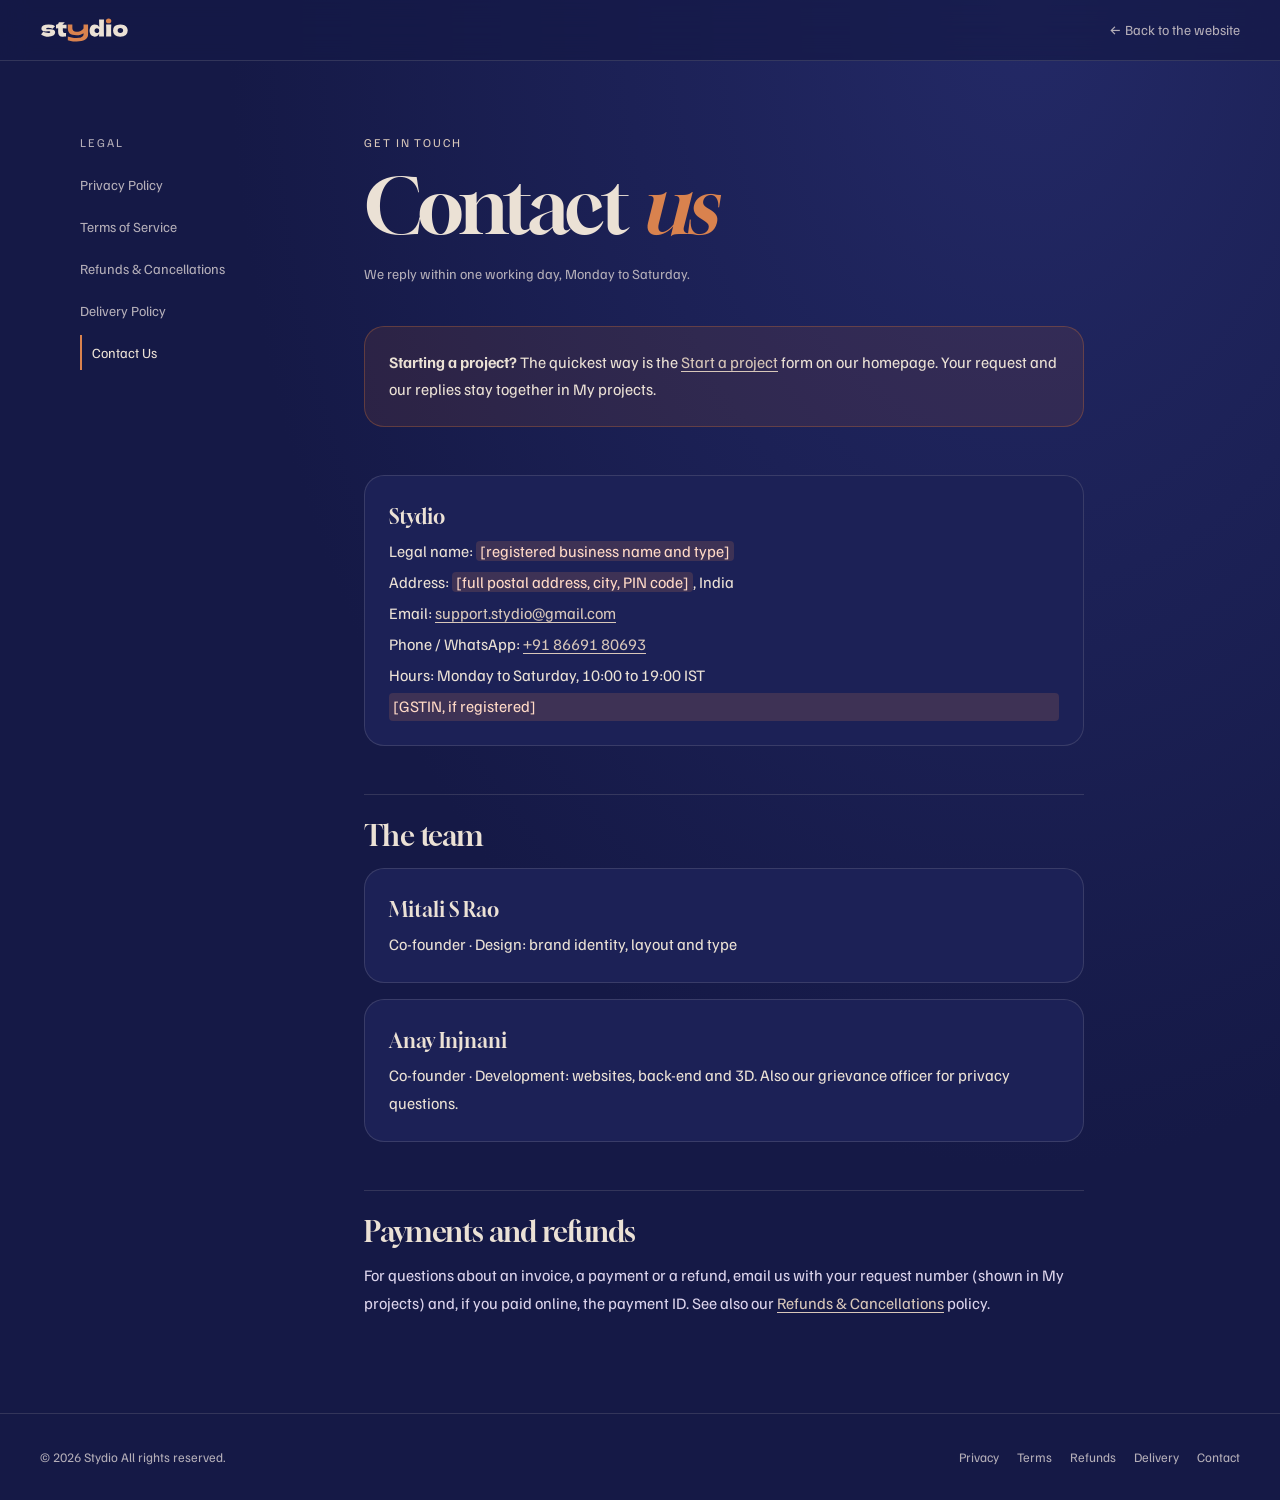
<file: contact.html>
<!doctype html>
<html lang="en">
<head>
<meta charset="utf-8">
<meta name="viewport" content="width=device-width, initial-scale=1">
<title>Contact Us · Stydio</title>
<meta name="description" content="How to reach Stydio">
<link rel="preconnect" href="https://fonts.googleapis.com">
<link rel="preconnect" href="https://fonts.gstatic.com" crossorigin>
<link href="https://fonts.googleapis.com/css2?family=Gloock&family=Familjen+Grotesk:ital,wght@0,400..700;1,400..700&display=swap" rel="stylesheet">
<!-- the logo's & is Fraunces italic; only that one glyph is loaded -->
<link href="https://fonts.googleapis.com/css2?family=Fraunces:ital,opsz,wght@1,9..144,400&text=%26&display=swap" rel="stylesheet">
<link rel="stylesheet" href="css/legal.css?v=20261113110417">
<link rel="icon" type="image/svg+xml" href="favicon.svg?v=20261113110417">
</head>
<body>
<header class="top">
  <a href="./" class="brand" aria-label="Stydio home"><svg class="wm" viewBox="-20 -850 4093.2 1106.4" width="4093.2" height="1106.4" aria-hidden="true"><path fill="currentColor" d="M363 10Q279 10 192.5-13.5Q106-37 30-85L30-85L135-228Q181-195 246-176.5Q311-158 358-158L358-158Q403-158 427.5-170.5Q452-183 452-203L452-203Q452-219 440-228Q428-237 407-237L407-237Q394-237 377.5-236Q361-235 351-234L351-234Q299-228 244-228L244-228Q155-228 99.5-261.5Q44-295 44-371L44-371Q44-459 127-507.5Q210-556 371-556L371-556Q450-556 530.5-533.5Q611-511 673-466L673-466L558-350Q501-380 451.5-392.5Q402-405 352-405L352-405Q317-405 292-391Q267-377 267-359L267-359Q267-345 277.5-337Q288-329 305-329L305-329Q322-329 352-332L352-332Q425-337 461-337L461-337Q565-337 622-302Q679-267 679-195L679-195Q679-87 595-38.5Q511 10 363 10L363 10ZM1202-544L1202-367Q1110-373 1034-376L1034-376L1033-270Q1033-216 1056.5-185.5Q1080-155 1140-155L1140-155Q1163-155 1184-159L1184-159Q1180-122 1180-84L1180-84Q1180-66 1182-2L1182-2Q1138 6 1108 8Q1078 10 1030 10L1030 10Q913 10 864.5-46.5Q816-103 816-204L816-204L817-373Q770-371 719-367L719-367L719-544Q771-544 807-577Q843-610 850-656L850-656L1122-656Q1071-586 1009-544L1009-544L1202-544ZM2929.2-778Q2923.2-592 2923.2-389L2923.2-389Q2923.2-188 2929.2 0L2929.2 0L2703.2 0L2706.2-120Q2677.2-53 2622.2-21.5Q2567.2 10 2492.2 10L2492.2 10Q2427.2 10 2375.2-27Q2323.2-64 2294.2-127.5Q2265.2-191 2265.2-267L2265.2-267Q2265.2-342 2294.2-408.5Q2323.2-475 2375.7-515.5Q2428.2-556 2495.2-556L2495.2-556Q2573.2-556 2628.7-523.5Q2684.2-491 2711.2-423L2711.2-423Q2711.2-480 2707.2-606L2707.2-606Q2703.2-728 2703.2-778L2703.2-778L2929.2-778ZM2597.2-158Q2646.2-158 2677.2-185.5Q2708.2-213 2708.2-273L2708.2-273Q2708.2-326 2677.2-351Q2646.2-376 2599.2-376L2599.2-376Q2554.2-376 2523.7-347.5Q2493.2-319 2493.2-273L2493.2-273Q2493.2-222 2521.2-190Q2549.2-158 2597.2-158L2597.2-158ZM3265.2 0L3027.2 0Q3034.2-161 3034.2-266L3034.2-266Q3034.2-391 3026.2-546L3026.2-546L3266.2-546Q3258.2-397 3258.2-266L3258.2-266Q3258.2-156 3265.2 0L3265.2 0ZM3679.2 10Q3508.2 10 3427.7-68.5Q3347.2-147 3347.2-275L3347.2-275Q3347.2-400 3427.7-478Q3508.2-556 3679.2-556L3679.2-556Q3794.2-556 3871.7-518.5Q3949.2-481 3986.2-417.5Q4023.2-354 4023.2-275L4023.2-275Q4023.2-146 3937.7-68Q3852.2 10 3679.2 10L3679.2 10ZM3683.2-160Q3748.2-160 3780.2-191Q3812.2-222 3812.2-274L3812.2-274Q3812.2-323 3780.2-354.5Q3748.2-386 3683.2-386L3683.2-386Q3618.2-386 3588.2-355Q3558.2-324 3558.2-274L3558.2-274Q3558.2-222 3588.2-191Q3618.2-160 3683.2-160L3683.2-160Z"/><path style="fill:var(--tangerine,#D9824E)" d="M2195.5-556L2195.5-80.9Q2195.5-5.6 2158.5 53.3Q2121.4 112.3 2053.2 153.0Q1984.9 193.7 1888.1 215.1Q1791.2 236.4 1671.0 236.4L1671.0 236.4Q1618.2 236.4 1560.1 232.2Q1502.0 228.0 1446.7 220.4Q1391.3 212.8 1343.1 203.0Q1294.8 193.2 1261.6 181.4L1261.6 181.4L1261.6-1.7Q1297.6 13.4 1341.6 26.9Q1385.7 40.4 1437.4 50.8Q1489.1 61.2 1548.3 67.1Q1607.6 73.0 1673.8 73.0L1673.8 73.0Q1736.2 73.0 1783.6 65.7Q1831.1 58.4 1865.9 46.0Q1900.7 33.7 1923.7 17.7Q1946.8 1.7 1960.8-15.5Q1974.8-32.6 1980.7-49.4Q1986.6-66.3 1986.6-80.9L1986.6-80.9L1986.6-148.8Q1929.3-106.7 1850.2-79.5Q1771.0-52.3 1669.9-52.3L1669.9-52.3Q1552.5-52.3 1474.2-75.0Q1395.8-97.7 1348.7-140.7Q1301.5-183.7 1281.6-245.4Q1261.6-307.2 1261.6-384.7L1261.6-384.7L1261.6-556L1471.1-556L1471.1-405.5Q1471.1-360.0 1483.2-324.6Q1495.2-289.2 1521.4-265.4Q1547.5-241.5 1589.0-229.2Q1630.6-216.8 1689.5-216.8L1689.5-216.8Q1739.5-216.8 1784.2-229.2Q1828.8-241.5 1866.4-261.7Q1904.1-281.9 1934.4-307.8Q1964.7-333.6 1986.6-360.6L1986.6-360.6L1986.6-556L2195.5-556ZM3143.2-605Q3080.2-605 3049.7-636Q3019.2-667 3019.2-717L3019.2-717Q3019.2-766 3049.7-798Q3080.2-830 3143.2-830L3143.2-830Q3203.2-830 3235.2-797.5Q3267.2-765 3267.2-717L3267.2-717Q3267.2-667 3236.2-636Q3205.2-605 3143.2-605L3143.2-605Z"/></svg></a>
  <a href="./" class="back">← Back to the website</a>
</header>

<main class="legal">
  <nav aria-label="Legal pages">
    <p>Legal</p>
    <a href="privacy.html">Privacy Policy</a>
    <a href="terms.html">Terms of Service</a>
    <a href="refunds.html">Refunds &amp; Cancellations</a>
    <a href="delivery.html">Delivery Policy</a>
    <a href="contact.html" aria-current="page">Contact Us</a>
  </nav>

  <article>
    <p class="eyebrow">Get in touch</p>
    <h1>Contact <em>us</em></h1>
    <p class="meta">We reply within one working day, Monday to Saturday.</p>

    <div class="summary">
      <b>Starting a project?</b> The quickest way is the <a href="./#contact">Start a project</a> form on our homepage. Your
      request and our replies stay together in My projects.
    </div>

    <div class="card">
      <b>Stydio</b>
      <span>Legal name: <span class="fill">[registered business name and type]</span></span>
      <span>Address: <span class="fill">[full postal address, city, PIN code]</span>, India</span>
      <span>Email: <a href="mailto:support.stydio@gmail.com">support.stydio@gmail.com</a></span>
      <span>Phone / WhatsApp: <a href="https://wa.me/918669180693" target="_blank" rel="noopener">+91 86691 80693</a></span>
      <span>Hours: Monday to Saturday, 10:00 to 19:00 IST</span>
      <span class="fill">[GSTIN, if registered]</span>
    </div>

    <h2>The team</h2>
    <div class="card">
      <b>Mitali S Rao</b>
      <span>Co-founder · Design: brand identity, layout and type</span>
    </div>
    <div class="card">
      <b>Anay Injnani</b>
      <span>Co-founder · Development: websites, back-end and 3D. Also our grievance officer for privacy questions.</span>
    </div>

    <h2>Payments and refunds</h2>
    <p>For questions about an invoice, a payment or a refund, email us with your request number (shown in My projects) and,
      if you paid online, the payment ID. See also our <a href="refunds.html">Refunds &amp; Cancellations</a> policy.</p>
  </article>
</main>

<footer>
  <span>© 2026 Stydio All rights reserved.</span>
  <nav aria-label="Legal"><a href="privacy.html">Privacy</a><a href="terms.html">Terms</a><a href="refunds.html">Refunds</a><a href="delivery.html">Delivery</a><a href="contact.html">Contact</a></nav>
</footer>
</body>
</html>
</file>
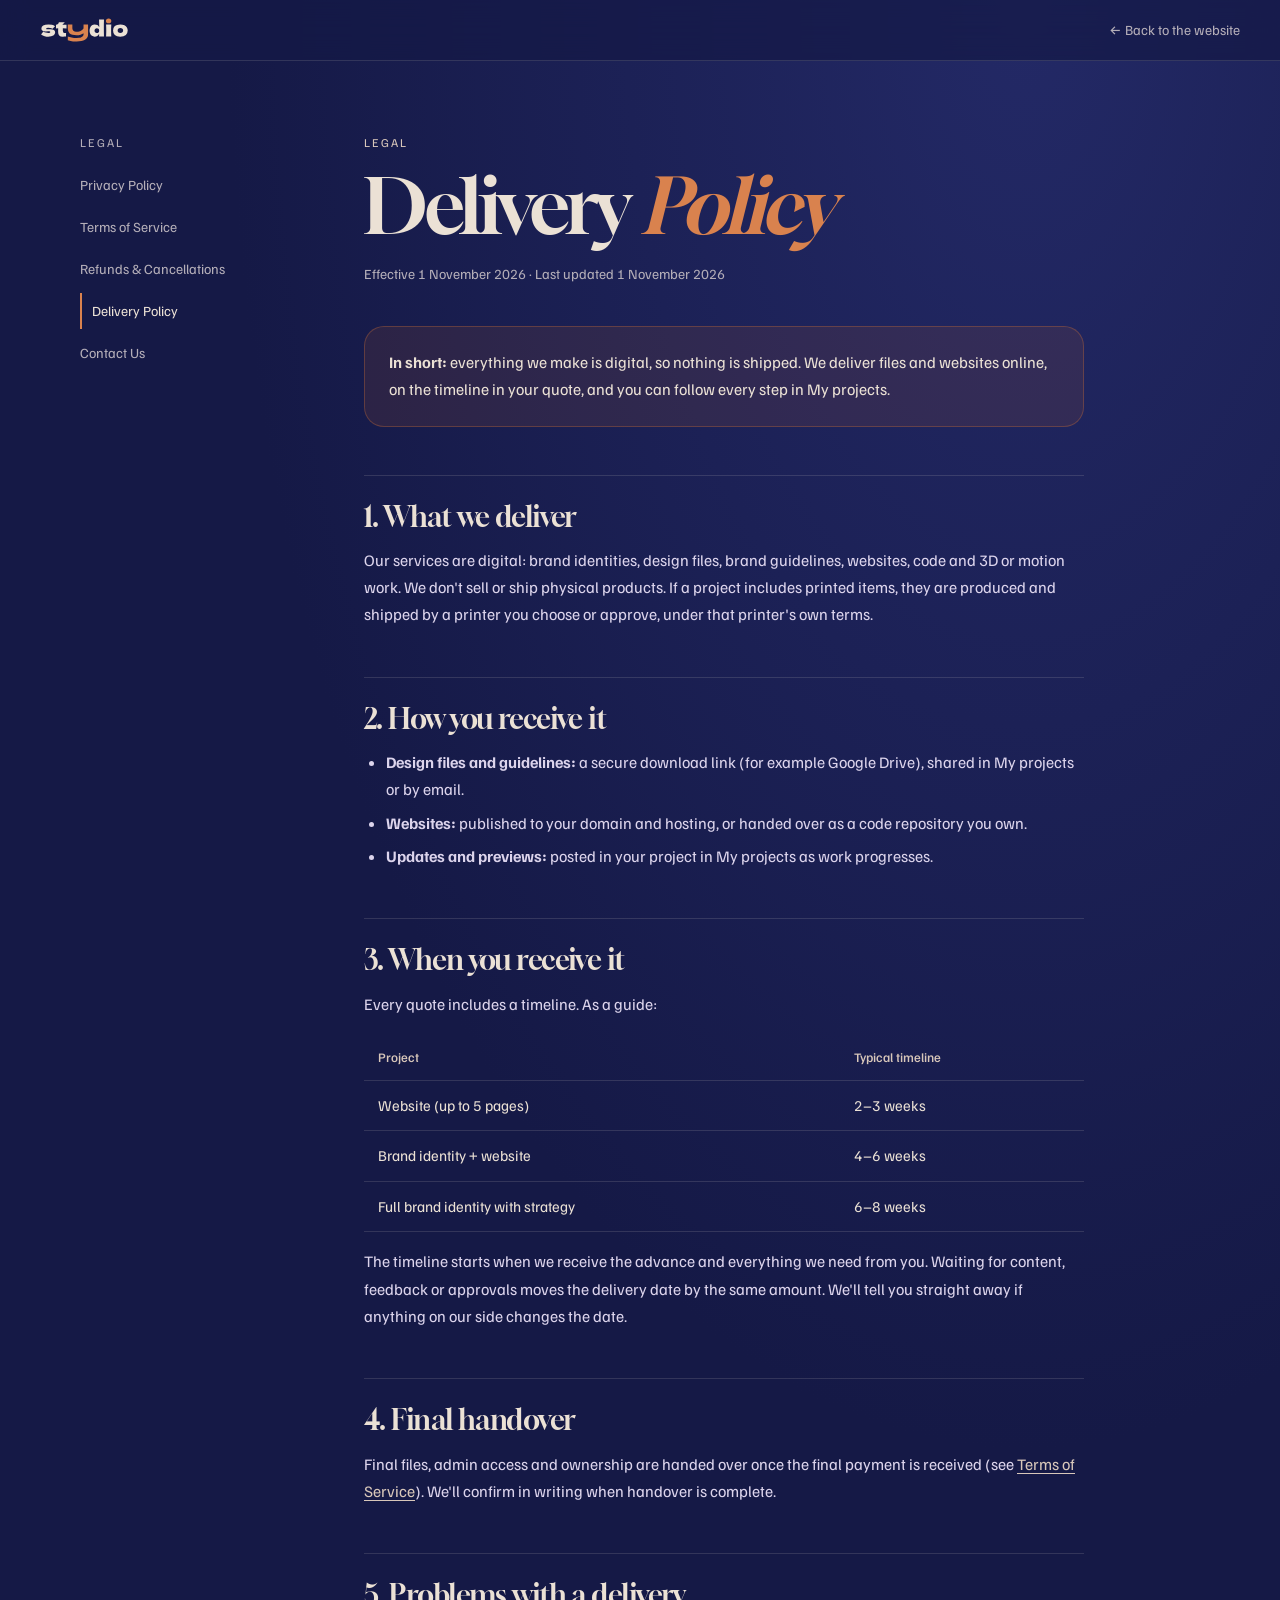
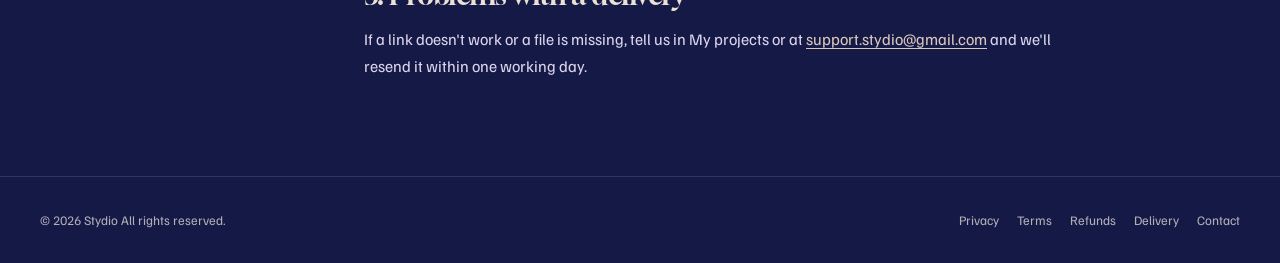
<file: delivery.html>
<!doctype html>
<html lang="en">
<head>
<meta charset="utf-8">
<meta name="viewport" content="width=device-width, initial-scale=1">
<title>Delivery Policy · Stydio</title>
<meta name="description" content="How and when Stydio delivers design and web work.">
<link rel="preconnect" href="https://fonts.googleapis.com">
<link rel="preconnect" href="https://fonts.gstatic.com" crossorigin>
<link href="https://fonts.googleapis.com/css2?family=Gloock&family=Familjen+Grotesk:ital,wght@0,400..700;1,400..700&display=swap" rel="stylesheet">
<!-- the logo's & is Fraunces italic; only that one glyph is loaded -->
<link href="https://fonts.googleapis.com/css2?family=Fraunces:ital,opsz,wght@1,9..144,400&text=%26&display=swap" rel="stylesheet">
<link rel="stylesheet" href="css/legal.css?v=20261113110417">
<link rel="icon" type="image/svg+xml" href="favicon.svg?v=20261113110417">
</head>
<body>
<header class="top">
  <a href="./" class="brand" aria-label="Stydio home"><svg class="wm" viewBox="-20 -850 4093.2 1106.4" width="4093.2" height="1106.4" aria-hidden="true"><path fill="currentColor" d="M363 10Q279 10 192.5-13.5Q106-37 30-85L30-85L135-228Q181-195 246-176.5Q311-158 358-158L358-158Q403-158 427.5-170.5Q452-183 452-203L452-203Q452-219 440-228Q428-237 407-237L407-237Q394-237 377.5-236Q361-235 351-234L351-234Q299-228 244-228L244-228Q155-228 99.5-261.5Q44-295 44-371L44-371Q44-459 127-507.5Q210-556 371-556L371-556Q450-556 530.5-533.5Q611-511 673-466L673-466L558-350Q501-380 451.5-392.5Q402-405 352-405L352-405Q317-405 292-391Q267-377 267-359L267-359Q267-345 277.5-337Q288-329 305-329L305-329Q322-329 352-332L352-332Q425-337 461-337L461-337Q565-337 622-302Q679-267 679-195L679-195Q679-87 595-38.5Q511 10 363 10L363 10ZM1202-544L1202-367Q1110-373 1034-376L1034-376L1033-270Q1033-216 1056.5-185.5Q1080-155 1140-155L1140-155Q1163-155 1184-159L1184-159Q1180-122 1180-84L1180-84Q1180-66 1182-2L1182-2Q1138 6 1108 8Q1078 10 1030 10L1030 10Q913 10 864.5-46.5Q816-103 816-204L816-204L817-373Q770-371 719-367L719-367L719-544Q771-544 807-577Q843-610 850-656L850-656L1122-656Q1071-586 1009-544L1009-544L1202-544ZM2929.2-778Q2923.2-592 2923.2-389L2923.2-389Q2923.2-188 2929.2 0L2929.2 0L2703.2 0L2706.2-120Q2677.2-53 2622.2-21.5Q2567.2 10 2492.2 10L2492.2 10Q2427.2 10 2375.2-27Q2323.2-64 2294.2-127.5Q2265.2-191 2265.2-267L2265.2-267Q2265.2-342 2294.2-408.5Q2323.2-475 2375.7-515.5Q2428.2-556 2495.2-556L2495.2-556Q2573.2-556 2628.7-523.5Q2684.2-491 2711.2-423L2711.2-423Q2711.2-480 2707.2-606L2707.2-606Q2703.2-728 2703.2-778L2703.2-778L2929.2-778ZM2597.2-158Q2646.2-158 2677.2-185.5Q2708.2-213 2708.2-273L2708.2-273Q2708.2-326 2677.2-351Q2646.2-376 2599.2-376L2599.2-376Q2554.2-376 2523.7-347.5Q2493.2-319 2493.2-273L2493.2-273Q2493.2-222 2521.2-190Q2549.2-158 2597.2-158L2597.2-158ZM3265.2 0L3027.2 0Q3034.2-161 3034.2-266L3034.2-266Q3034.2-391 3026.2-546L3026.2-546L3266.2-546Q3258.2-397 3258.2-266L3258.2-266Q3258.2-156 3265.2 0L3265.2 0ZM3679.2 10Q3508.2 10 3427.7-68.5Q3347.2-147 3347.2-275L3347.2-275Q3347.2-400 3427.7-478Q3508.2-556 3679.2-556L3679.2-556Q3794.2-556 3871.7-518.5Q3949.2-481 3986.2-417.5Q4023.2-354 4023.2-275L4023.2-275Q4023.2-146 3937.7-68Q3852.2 10 3679.2 10L3679.2 10ZM3683.2-160Q3748.2-160 3780.2-191Q3812.2-222 3812.2-274L3812.2-274Q3812.2-323 3780.2-354.5Q3748.2-386 3683.2-386L3683.2-386Q3618.2-386 3588.2-355Q3558.2-324 3558.2-274L3558.2-274Q3558.2-222 3588.2-191Q3618.2-160 3683.2-160L3683.2-160Z"/><path style="fill:var(--tangerine,#D9824E)" d="M2195.5-556L2195.5-80.9Q2195.5-5.6 2158.5 53.3Q2121.4 112.3 2053.2 153.0Q1984.9 193.7 1888.1 215.1Q1791.2 236.4 1671.0 236.4L1671.0 236.4Q1618.2 236.4 1560.1 232.2Q1502.0 228.0 1446.7 220.4Q1391.3 212.8 1343.1 203.0Q1294.8 193.2 1261.6 181.4L1261.6 181.4L1261.6-1.7Q1297.6 13.4 1341.6 26.9Q1385.7 40.4 1437.4 50.8Q1489.1 61.2 1548.3 67.1Q1607.6 73.0 1673.8 73.0L1673.8 73.0Q1736.2 73.0 1783.6 65.7Q1831.1 58.4 1865.9 46.0Q1900.7 33.7 1923.7 17.7Q1946.8 1.7 1960.8-15.5Q1974.8-32.6 1980.7-49.4Q1986.6-66.3 1986.6-80.9L1986.6-80.9L1986.6-148.8Q1929.3-106.7 1850.2-79.5Q1771.0-52.3 1669.9-52.3L1669.9-52.3Q1552.5-52.3 1474.2-75.0Q1395.8-97.7 1348.7-140.7Q1301.5-183.7 1281.6-245.4Q1261.6-307.2 1261.6-384.7L1261.6-384.7L1261.6-556L1471.1-556L1471.1-405.5Q1471.1-360.0 1483.2-324.6Q1495.2-289.2 1521.4-265.4Q1547.5-241.5 1589.0-229.2Q1630.6-216.8 1689.5-216.8L1689.5-216.8Q1739.5-216.8 1784.2-229.2Q1828.8-241.5 1866.4-261.7Q1904.1-281.9 1934.4-307.8Q1964.7-333.6 1986.6-360.6L1986.6-360.6L1986.6-556L2195.5-556ZM3143.2-605Q3080.2-605 3049.7-636Q3019.2-667 3019.2-717L3019.2-717Q3019.2-766 3049.7-798Q3080.2-830 3143.2-830L3143.2-830Q3203.2-830 3235.2-797.5Q3267.2-765 3267.2-717L3267.2-717Q3267.2-667 3236.2-636Q3205.2-605 3143.2-605L3143.2-605Z"/></svg></a>
  <a href="./" class="back">← Back to the website</a>
</header>

<main class="legal">
  <nav aria-label="Legal pages">
    <p>Legal</p>
    <a href="privacy.html">Privacy Policy</a>
    <a href="terms.html">Terms of Service</a>
    <a href="refunds.html">Refunds &amp; Cancellations</a>
    <a href="delivery.html" aria-current="page">Delivery Policy</a>
    <a href="contact.html">Contact Us</a>
  </nav>

  <article>
    <p class="eyebrow">Legal</p>
    <h1>Delivery <em>Policy</em></h1>
    <p class="meta">Effective 1 November 2026 · Last updated 1 November 2026</p>

    <div class="summary">
      <b>In short:</b> everything we make is digital, so nothing is shipped. We deliver files and websites online, on the
      timeline in your quote, and you can follow every step in My projects.
    </div>

    <h2>1. What we deliver</h2>
    <p>Our services are digital: brand identities, design files, brand guidelines, websites, code and 3D or motion work.
      We don't sell or ship physical products. If a project includes printed items, they are produced and shipped by a printer
      you choose or approve, under that printer's own terms.</p>

    <h2>2. How you receive it</h2>
    <ul>
      <li><b>Design files and guidelines:</b> a secure download link (for example Google Drive), shared in My projects or by email.</li>
      <li><b>Websites:</b> published to your domain and hosting, or handed over as a code repository you own.</li>
      <li><b>Updates and previews:</b> posted in your project in My projects as work progresses.</li>
    </ul>

    <h2>3. When you receive it</h2>
    <p>Every quote includes a timeline. As a guide:</p>
    <table>
      <tr><th>Project</th><th>Typical timeline</th></tr>
      <tr><td>Website (up to 5 pages)</td><td>2–3 weeks</td></tr>
      <tr><td>Brand identity + website</td><td>4–6 weeks</td></tr>
      <tr><td>Full brand identity with strategy</td><td>6–8 weeks</td></tr>
    </table>
    <p>The timeline starts when we receive the advance and everything we need from you. Waiting for content, feedback or
      approvals moves the delivery date by the same amount. We'll tell you straight away if anything on our side changes the date.</p>

    <h2>4. Final handover</h2>
    <p>Final files, admin access and ownership are handed over once the final payment is received (see
      <a href="terms.html">Terms of Service</a>). We'll confirm in writing when handover is complete.</p>

    <h2>5. Problems with a delivery</h2>
    <p>If a link doesn't work or a file is missing, tell us in My projects or at
      <a href="mailto:support.stydio@gmail.com">support.stydio@gmail.com</a> and we'll resend it within one working day.</p>
  </article>
</main>

<footer>
  <span>© 2026 Stydio All rights reserved.</span>
  <nav aria-label="Legal"><a href="privacy.html">Privacy</a><a href="terms.html">Terms</a><a href="refunds.html">Refunds</a><a href="delivery.html">Delivery</a><a href="contact.html">Contact</a></nav>
</footer>
</body>
</html>
</file>
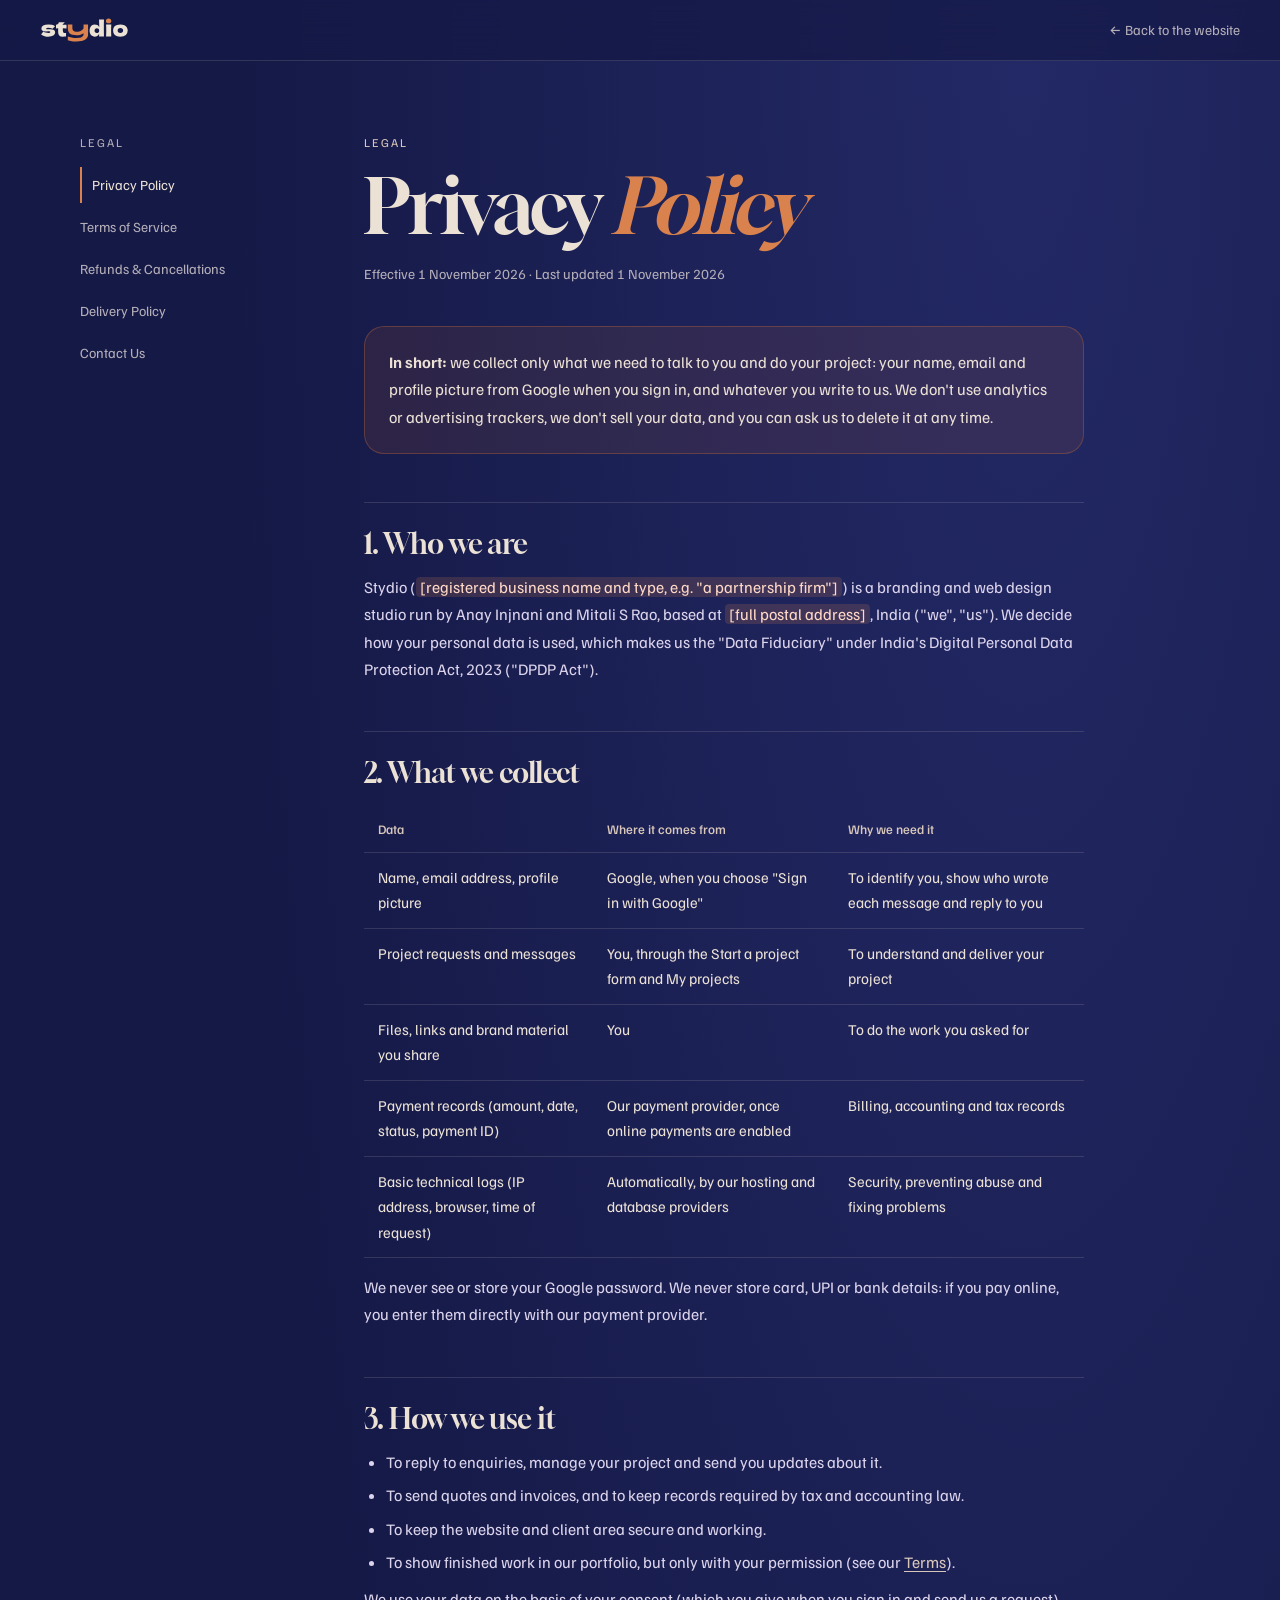
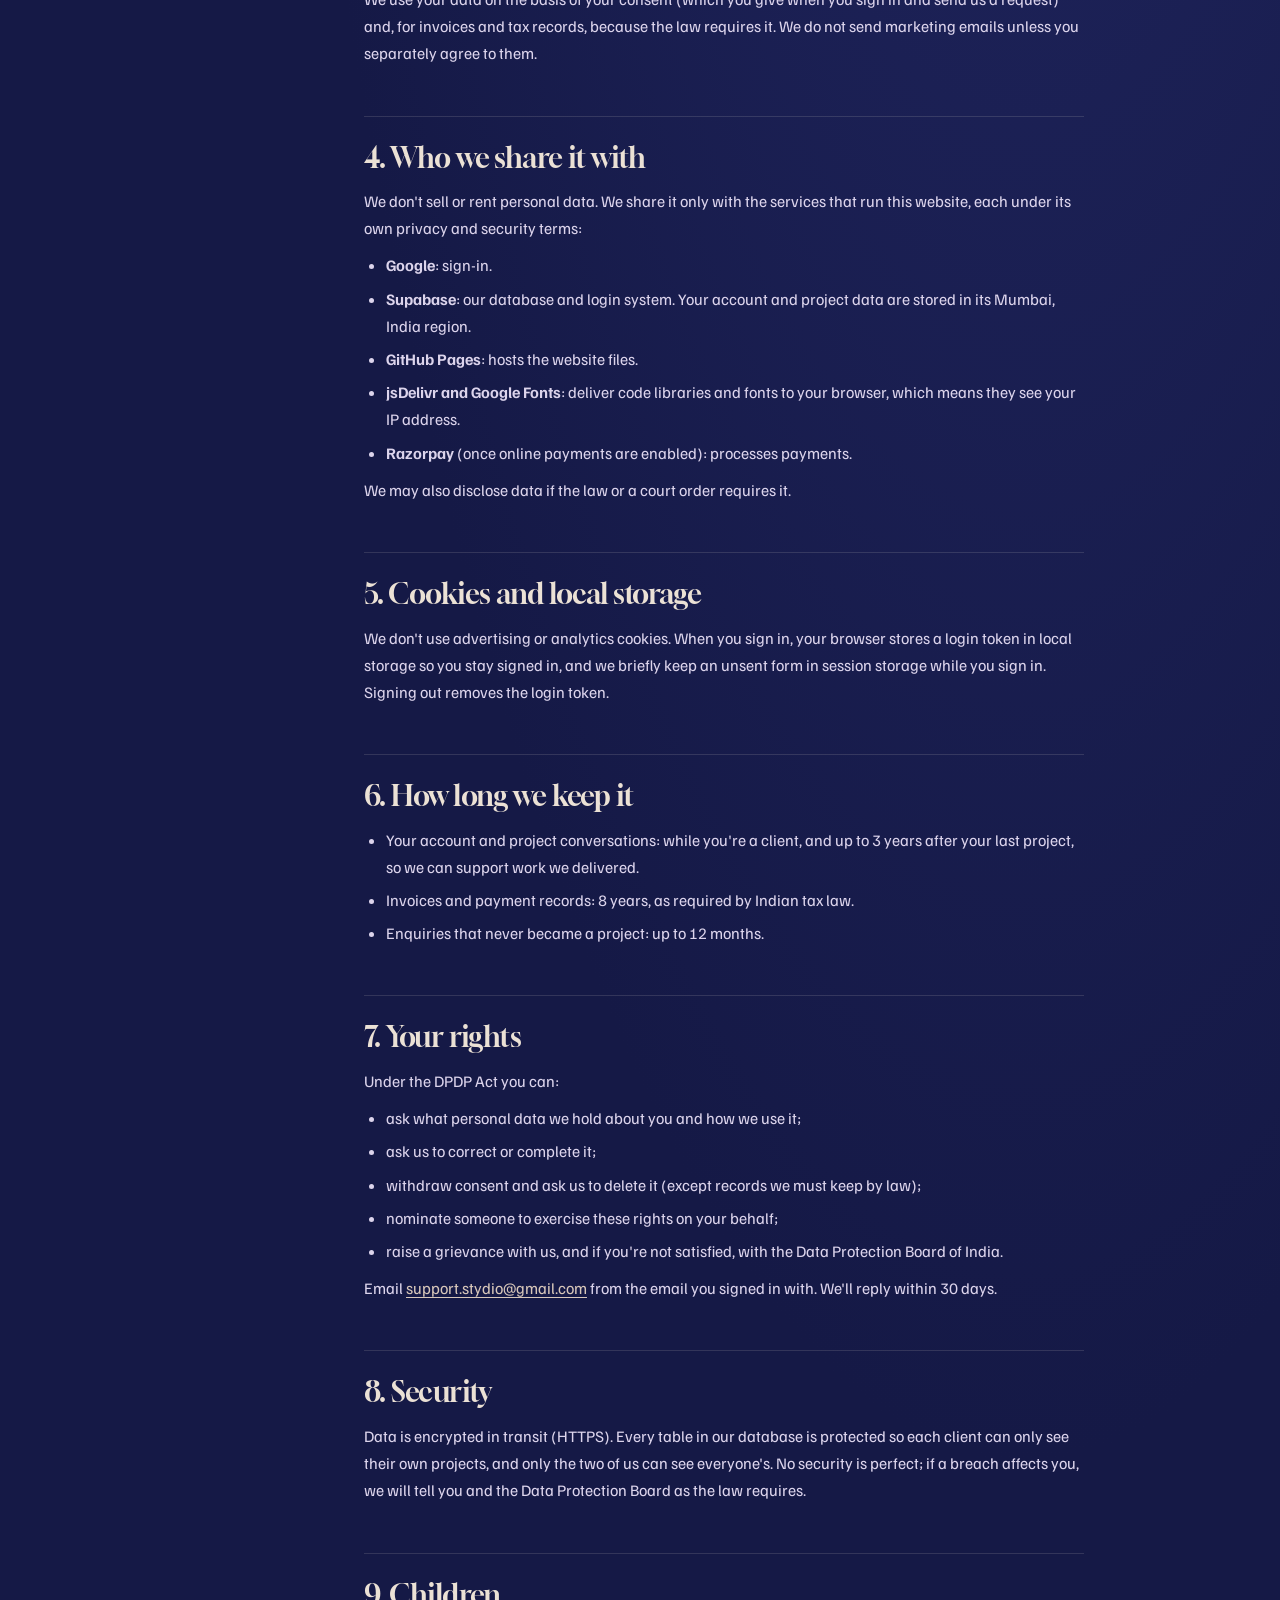
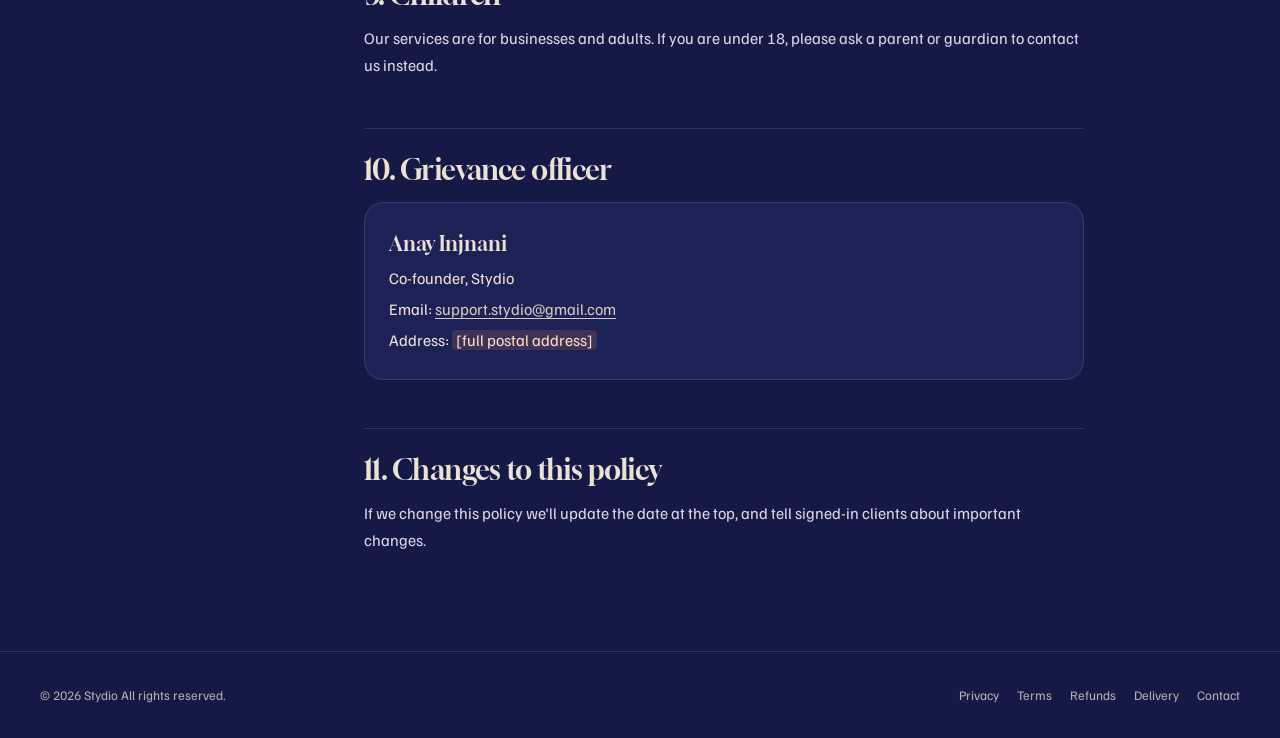
<file: privacy.html>
<!doctype html>
<html lang="en">
<head>
<meta charset="utf-8">
<meta name="viewport" content="width=device-width, initial-scale=1">
<title>Privacy Policy · Stydio</title>
<meta name="description" content="How Stydio collects, uses and protects your personal data.">
<link rel="preconnect" href="https://fonts.googleapis.com">
<link rel="preconnect" href="https://fonts.gstatic.com" crossorigin>
<link href="https://fonts.googleapis.com/css2?family=Gloock&family=Familjen+Grotesk:ital,wght@0,400..700;1,400..700&display=swap" rel="stylesheet">
<!-- the logo's & is Fraunces italic; only that one glyph is loaded -->
<link href="https://fonts.googleapis.com/css2?family=Fraunces:ital,opsz,wght@1,9..144,400&text=%26&display=swap" rel="stylesheet">
<link rel="stylesheet" href="css/legal.css?v=20261113110417">
<link rel="icon" type="image/svg+xml" href="favicon.svg?v=20261113110417">
</head>
<body>
<header class="top">
  <a href="./" class="brand" aria-label="Stydio home"><svg class="wm" viewBox="-20 -850 4093.2 1106.4" width="4093.2" height="1106.4" aria-hidden="true"><path fill="currentColor" d="M363 10Q279 10 192.5-13.5Q106-37 30-85L30-85L135-228Q181-195 246-176.5Q311-158 358-158L358-158Q403-158 427.5-170.5Q452-183 452-203L452-203Q452-219 440-228Q428-237 407-237L407-237Q394-237 377.5-236Q361-235 351-234L351-234Q299-228 244-228L244-228Q155-228 99.5-261.5Q44-295 44-371L44-371Q44-459 127-507.5Q210-556 371-556L371-556Q450-556 530.5-533.5Q611-511 673-466L673-466L558-350Q501-380 451.5-392.5Q402-405 352-405L352-405Q317-405 292-391Q267-377 267-359L267-359Q267-345 277.5-337Q288-329 305-329L305-329Q322-329 352-332L352-332Q425-337 461-337L461-337Q565-337 622-302Q679-267 679-195L679-195Q679-87 595-38.5Q511 10 363 10L363 10ZM1202-544L1202-367Q1110-373 1034-376L1034-376L1033-270Q1033-216 1056.5-185.5Q1080-155 1140-155L1140-155Q1163-155 1184-159L1184-159Q1180-122 1180-84L1180-84Q1180-66 1182-2L1182-2Q1138 6 1108 8Q1078 10 1030 10L1030 10Q913 10 864.5-46.5Q816-103 816-204L816-204L817-373Q770-371 719-367L719-367L719-544Q771-544 807-577Q843-610 850-656L850-656L1122-656Q1071-586 1009-544L1009-544L1202-544ZM2929.2-778Q2923.2-592 2923.2-389L2923.2-389Q2923.2-188 2929.2 0L2929.2 0L2703.2 0L2706.2-120Q2677.2-53 2622.2-21.5Q2567.2 10 2492.2 10L2492.2 10Q2427.2 10 2375.2-27Q2323.2-64 2294.2-127.5Q2265.2-191 2265.2-267L2265.2-267Q2265.2-342 2294.2-408.5Q2323.2-475 2375.7-515.5Q2428.2-556 2495.2-556L2495.2-556Q2573.2-556 2628.7-523.5Q2684.2-491 2711.2-423L2711.2-423Q2711.2-480 2707.2-606L2707.2-606Q2703.2-728 2703.2-778L2703.2-778L2929.2-778ZM2597.2-158Q2646.2-158 2677.2-185.5Q2708.2-213 2708.2-273L2708.2-273Q2708.2-326 2677.2-351Q2646.2-376 2599.2-376L2599.2-376Q2554.2-376 2523.7-347.5Q2493.2-319 2493.2-273L2493.2-273Q2493.2-222 2521.2-190Q2549.2-158 2597.2-158L2597.2-158ZM3265.2 0L3027.2 0Q3034.2-161 3034.2-266L3034.2-266Q3034.2-391 3026.2-546L3026.2-546L3266.2-546Q3258.2-397 3258.2-266L3258.2-266Q3258.2-156 3265.2 0L3265.2 0ZM3679.2 10Q3508.2 10 3427.7-68.5Q3347.2-147 3347.2-275L3347.2-275Q3347.2-400 3427.7-478Q3508.2-556 3679.2-556L3679.2-556Q3794.2-556 3871.7-518.5Q3949.2-481 3986.2-417.5Q4023.2-354 4023.2-275L4023.2-275Q4023.2-146 3937.7-68Q3852.2 10 3679.2 10L3679.2 10ZM3683.2-160Q3748.2-160 3780.2-191Q3812.2-222 3812.2-274L3812.2-274Q3812.2-323 3780.2-354.5Q3748.2-386 3683.2-386L3683.2-386Q3618.2-386 3588.2-355Q3558.2-324 3558.2-274L3558.2-274Q3558.2-222 3588.2-191Q3618.2-160 3683.2-160L3683.2-160Z"/><path style="fill:var(--tangerine,#D9824E)" d="M2195.5-556L2195.5-80.9Q2195.5-5.6 2158.5 53.3Q2121.4 112.3 2053.2 153.0Q1984.9 193.7 1888.1 215.1Q1791.2 236.4 1671.0 236.4L1671.0 236.4Q1618.2 236.4 1560.1 232.2Q1502.0 228.0 1446.7 220.4Q1391.3 212.8 1343.1 203.0Q1294.8 193.2 1261.6 181.4L1261.6 181.4L1261.6-1.7Q1297.6 13.4 1341.6 26.9Q1385.7 40.4 1437.4 50.8Q1489.1 61.2 1548.3 67.1Q1607.6 73.0 1673.8 73.0L1673.8 73.0Q1736.2 73.0 1783.6 65.7Q1831.1 58.4 1865.9 46.0Q1900.7 33.7 1923.7 17.7Q1946.8 1.7 1960.8-15.5Q1974.8-32.6 1980.7-49.4Q1986.6-66.3 1986.6-80.9L1986.6-80.9L1986.6-148.8Q1929.3-106.7 1850.2-79.5Q1771.0-52.3 1669.9-52.3L1669.9-52.3Q1552.5-52.3 1474.2-75.0Q1395.8-97.7 1348.7-140.7Q1301.5-183.7 1281.6-245.4Q1261.6-307.2 1261.6-384.7L1261.6-384.7L1261.6-556L1471.1-556L1471.1-405.5Q1471.1-360.0 1483.2-324.6Q1495.2-289.2 1521.4-265.4Q1547.5-241.5 1589.0-229.2Q1630.6-216.8 1689.5-216.8L1689.5-216.8Q1739.5-216.8 1784.2-229.2Q1828.8-241.5 1866.4-261.7Q1904.1-281.9 1934.4-307.8Q1964.7-333.6 1986.6-360.6L1986.6-360.6L1986.6-556L2195.5-556ZM3143.2-605Q3080.2-605 3049.7-636Q3019.2-667 3019.2-717L3019.2-717Q3019.2-766 3049.7-798Q3080.2-830 3143.2-830L3143.2-830Q3203.2-830 3235.2-797.5Q3267.2-765 3267.2-717L3267.2-717Q3267.2-667 3236.2-636Q3205.2-605 3143.2-605L3143.2-605Z"/></svg></a>
  <a href="./" class="back">← Back to the website</a>
</header>

<main class="legal">
  <nav aria-label="Legal pages">
    <p>Legal</p>
    <a href="privacy.html" aria-current="page">Privacy Policy</a>
    <a href="terms.html">Terms of Service</a>
    <a href="refunds.html">Refunds &amp; Cancellations</a>
    <a href="delivery.html">Delivery Policy</a>
    <a href="contact.html">Contact Us</a>
  </nav>

  <article>
    <p class="eyebrow">Legal</p>
    <h1>Privacy <em>Policy</em></h1>
    <p class="meta">Effective 1 November 2026 · Last updated 1 November 2026</p>

    <div class="summary">
      <b>In short:</b> we collect only what we need to talk to you and do your project: your name, email and profile picture
      from Google when you sign in, and whatever you write to us. We don't use analytics or advertising trackers, we don't
      sell your data, and you can ask us to delete it at any time.
    </div>

    <h2>1. Who we are</h2>
    <p>Stydio (<span class="fill">[registered business name and type, e.g. "a partnership firm"]</span>) is a branding and web
      design studio run by Anay Injnani and Mitali S Rao, based at <span class="fill">[full postal address]</span>, India
      ("we", "us"). We decide how your personal data is used, which makes us the "Data Fiduciary" under India's Digital
      Personal Data Protection Act, 2023 ("DPDP Act").</p>

    <h2>2. What we collect</h2>
    <table>
      <tr><th>Data</th><th>Where it comes from</th><th>Why we need it</th></tr>
      <tr><td>Name, email address, profile picture</td><td>Google, when you choose "Sign in with Google"</td><td>To identify you, show who wrote each message and reply to you</td></tr>
      <tr><td>Project requests and messages</td><td>You, through the Start a project form and My projects</td><td>To understand and deliver your project</td></tr>
      <tr><td>Files, links and brand material you share</td><td>You</td><td>To do the work you asked for</td></tr>
      <tr><td>Payment records (amount, date, status, payment ID)</td><td>Our payment provider, once online payments are enabled</td><td>Billing, accounting and tax records</td></tr>
      <tr><td>Basic technical logs (IP address, browser, time of request)</td><td>Automatically, by our hosting and database providers</td><td>Security, preventing abuse and fixing problems</td></tr>
    </table>
    <p>We never see or store your Google password. We never store card, UPI or bank details: if you pay online, you enter them
      directly with our payment provider.</p>

    <h2>3. How we use it</h2>
    <ul>
      <li>To reply to enquiries, manage your project and send you updates about it.</li>
      <li>To send quotes and invoices, and to keep records required by tax and accounting law.</li>
      <li>To keep the website and client area secure and working.</li>
      <li>To show finished work in our portfolio, but only with your permission (see our <a href="terms.html">Terms</a>).</li>
    </ul>
    <p>We use your data on the basis of your consent (which you give when you sign in and send us a request) and, for invoices
      and tax records, because the law requires it. We do not send marketing emails unless you separately agree to them.</p>

    <h2>4. Who we share it with</h2>
    <p>We don't sell or rent personal data. We share it only with the services that run this website, each under its own
      privacy and security terms:</p>
    <ul>
      <li><b>Google</b>: sign-in.</li>
      <li><b>Supabase</b>: our database and login system. Your account and project data are stored in its Mumbai, India region.</li>
      <li><b>GitHub Pages</b>: hosts the website files.</li>
      <li><b>jsDelivr and Google Fonts</b>: deliver code libraries and fonts to your browser, which means they see your IP address.</li>
      <li><b>Razorpay</b> (once online payments are enabled): processes payments.</li>
    </ul>
    <p>We may also disclose data if the law or a court order requires it.</p>

    <h2>5. Cookies and local storage</h2>
    <p>We don't use advertising or analytics cookies. When you sign in, your browser stores a login token in local storage so you
      stay signed in, and we briefly keep an unsent form in session storage while you sign in. Signing out removes the login token.</p>

    <h2>6. How long we keep it</h2>
    <ul>
      <li>Your account and project conversations: while you're a client, and up to 3 years after your last project, so we can support work we delivered.</li>
      <li>Invoices and payment records: 8 years, as required by Indian tax law.</li>
      <li>Enquiries that never became a project: up to 12 months.</li>
    </ul>

    <h2>7. Your rights</h2>
    <p>Under the DPDP Act you can:</p>
    <ul>
      <li>ask what personal data we hold about you and how we use it;</li>
      <li>ask us to correct or complete it;</li>
      <li>withdraw consent and ask us to delete it (except records we must keep by law);</li>
      <li>nominate someone to exercise these rights on your behalf;</li>
      <li>raise a grievance with us, and if you're not satisfied, with the Data Protection Board of India.</li>
    </ul>
    <p>Email <a href="mailto:support.stydio@gmail.com">support.stydio@gmail.com</a> from the email you signed in with. We'll reply within 30 days.</p>

    <h2>8. Security</h2>
    <p>Data is encrypted in transit (HTTPS). Every table in our database is protected so each client can only see their own
      projects, and only the two of us can see everyone's. No security is perfect; if a breach affects you, we will tell you and
      the Data Protection Board as the law requires.</p>

    <h2>9. Children</h2>
    <p>Our services are for businesses and adults. If you are under 18, please ask a parent or guardian to contact us instead.</p>

    <h2>10. Grievance officer</h2>
    <div class="card">
      <b>Anay Injnani</b>
      <span>Co-founder, Stydio</span>
      <span>Email: <a href="mailto:support.stydio@gmail.com">support.stydio@gmail.com</a></span>
      <span>Address: <span class="fill">[full postal address]</span></span>
    </div>

    <h2>11. Changes to this policy</h2>
    <p>If we change this policy we'll update the date at the top, and tell signed-in clients about important changes.</p>
  </article>
</main>

<footer>
  <span>© 2026 Stydio All rights reserved.</span>
  <nav aria-label="Legal"><a href="privacy.html">Privacy</a><a href="terms.html">Terms</a><a href="refunds.html">Refunds</a><a href="delivery.html">Delivery</a><a href="contact.html">Contact</a></nav>
</footer>
</body>
</html>
</file>
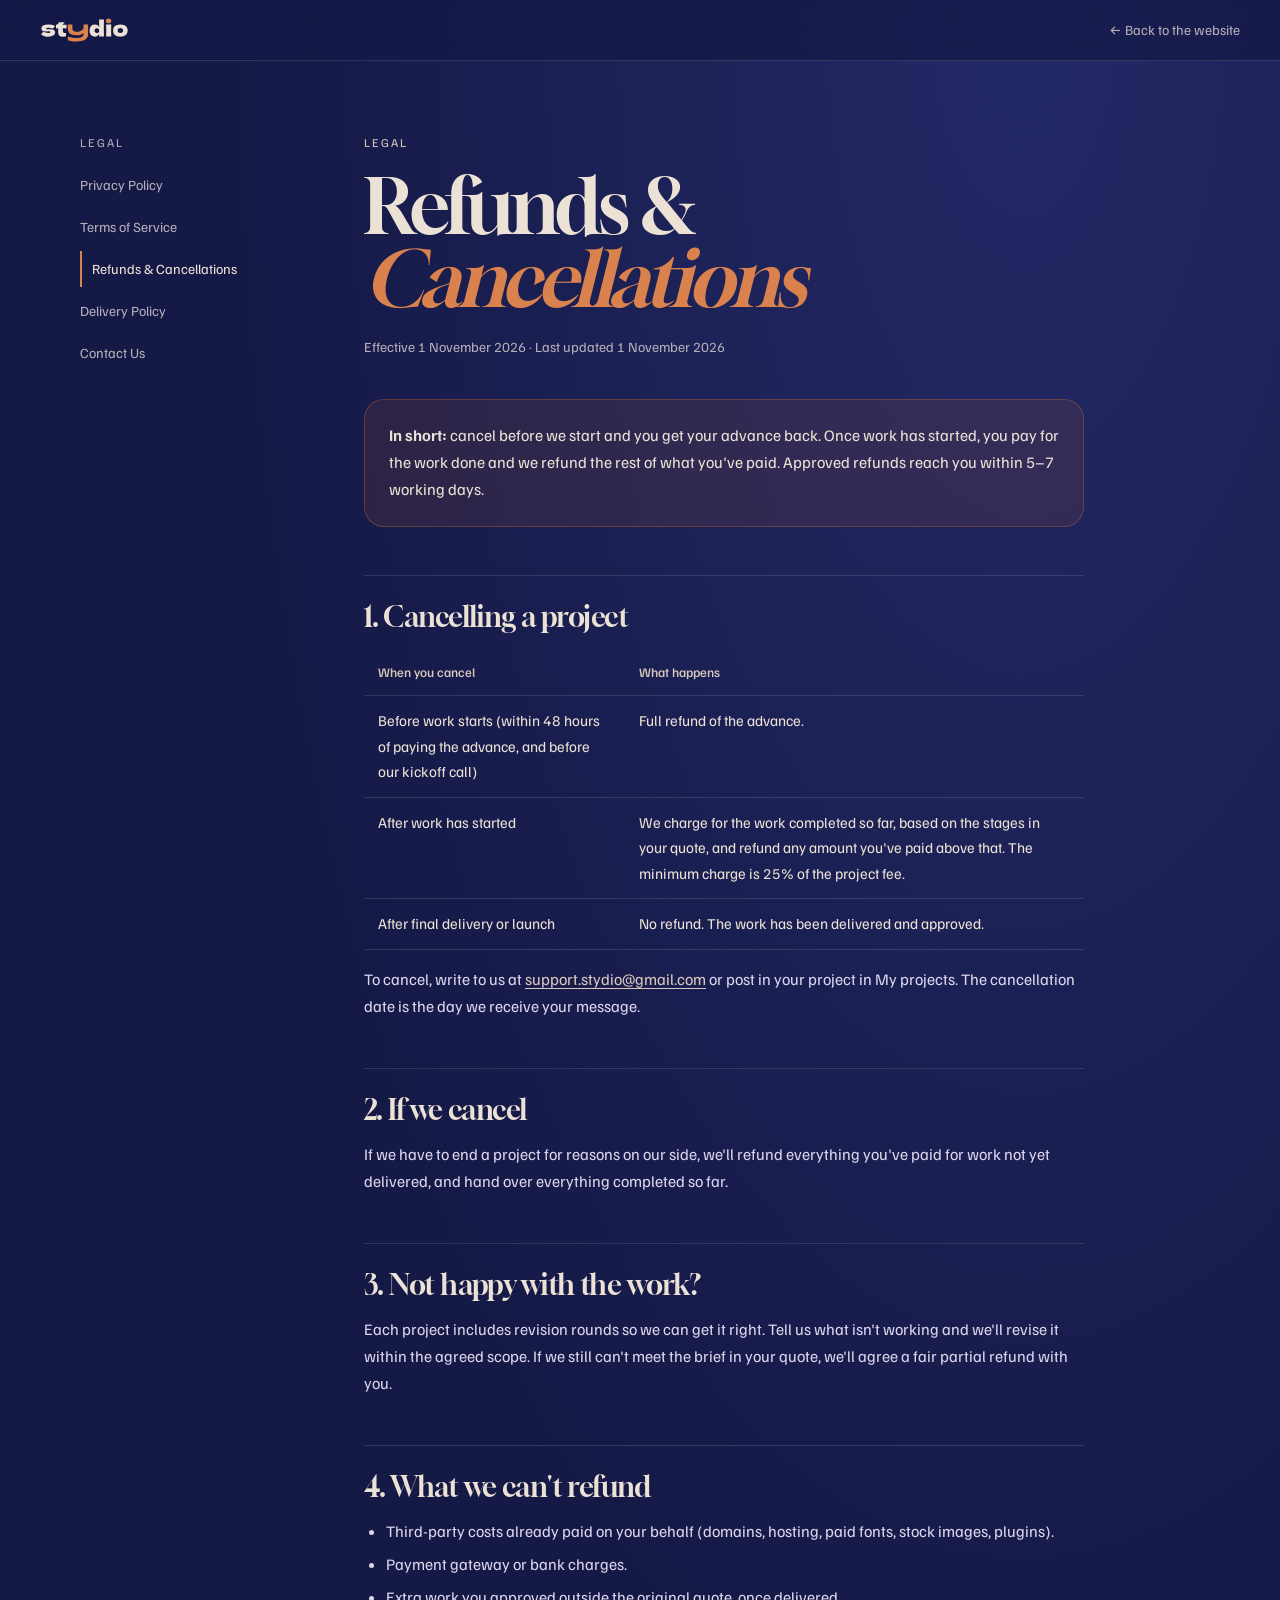
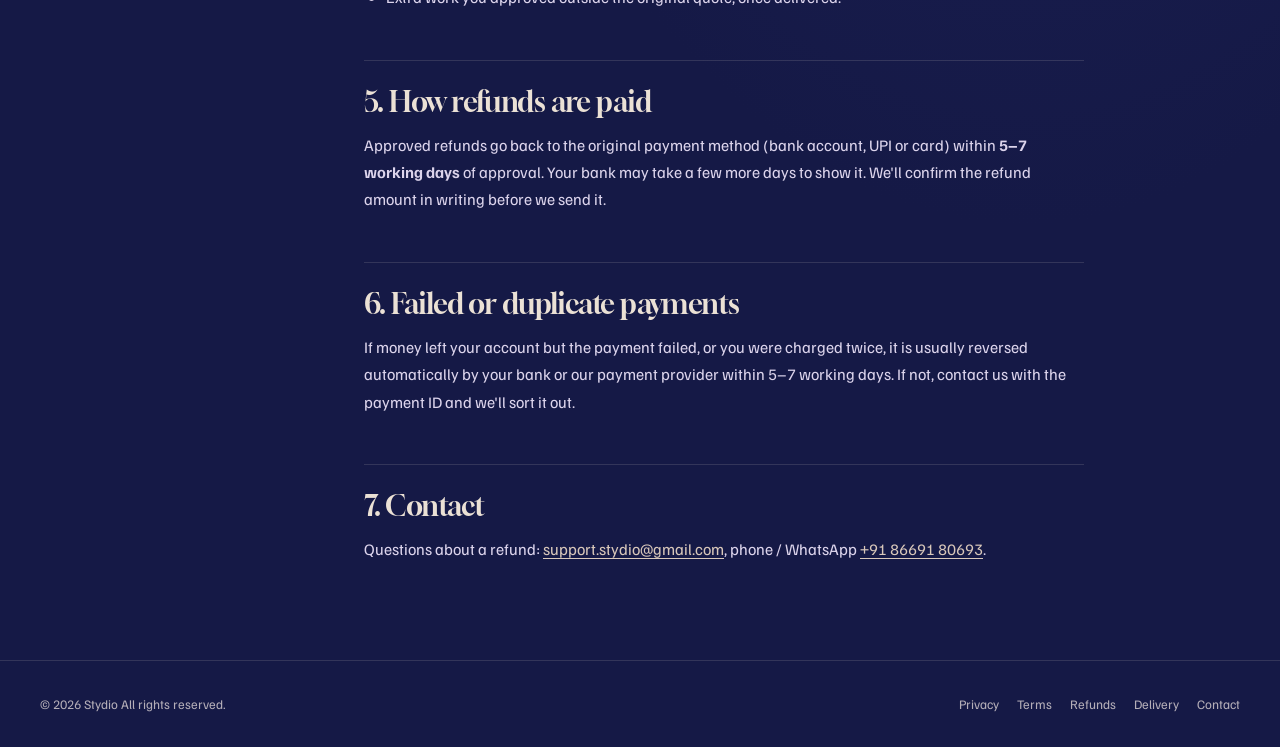
<file: refunds.html>
<!doctype html>
<html lang="en">
<head>
<meta charset="utf-8">
<meta name="viewport" content="width=device-width, initial-scale=1">
<title>Refunds &amp; Cancellations · Stydio</title>
<meta name="description" content="Stydio cancellation and refund policy.">
<link rel="preconnect" href="https://fonts.googleapis.com">
<link rel="preconnect" href="https://fonts.gstatic.com" crossorigin>
<link href="https://fonts.googleapis.com/css2?family=Gloock&family=Familjen+Grotesk:ital,wght@0,400..700;1,400..700&display=swap" rel="stylesheet">
<!-- the logo's & is Fraunces italic; only that one glyph is loaded -->
<link href="https://fonts.googleapis.com/css2?family=Fraunces:ital,opsz,wght@1,9..144,400&text=%26&display=swap" rel="stylesheet">
<link rel="stylesheet" href="css/legal.css?v=20261113110417">
<link rel="icon" type="image/svg+xml" href="favicon.svg?v=20261113110417">
</head>
<body>
<header class="top">
  <a href="./" class="brand" aria-label="Stydio home"><svg class="wm" viewBox="-20 -850 4093.2 1106.4" width="4093.2" height="1106.4" aria-hidden="true"><path fill="currentColor" d="M363 10Q279 10 192.5-13.5Q106-37 30-85L30-85L135-228Q181-195 246-176.5Q311-158 358-158L358-158Q403-158 427.5-170.5Q452-183 452-203L452-203Q452-219 440-228Q428-237 407-237L407-237Q394-237 377.5-236Q361-235 351-234L351-234Q299-228 244-228L244-228Q155-228 99.5-261.5Q44-295 44-371L44-371Q44-459 127-507.5Q210-556 371-556L371-556Q450-556 530.5-533.5Q611-511 673-466L673-466L558-350Q501-380 451.5-392.5Q402-405 352-405L352-405Q317-405 292-391Q267-377 267-359L267-359Q267-345 277.5-337Q288-329 305-329L305-329Q322-329 352-332L352-332Q425-337 461-337L461-337Q565-337 622-302Q679-267 679-195L679-195Q679-87 595-38.5Q511 10 363 10L363 10ZM1202-544L1202-367Q1110-373 1034-376L1034-376L1033-270Q1033-216 1056.5-185.5Q1080-155 1140-155L1140-155Q1163-155 1184-159L1184-159Q1180-122 1180-84L1180-84Q1180-66 1182-2L1182-2Q1138 6 1108 8Q1078 10 1030 10L1030 10Q913 10 864.5-46.5Q816-103 816-204L816-204L817-373Q770-371 719-367L719-367L719-544Q771-544 807-577Q843-610 850-656L850-656L1122-656Q1071-586 1009-544L1009-544L1202-544ZM2929.2-778Q2923.2-592 2923.2-389L2923.2-389Q2923.2-188 2929.2 0L2929.2 0L2703.2 0L2706.2-120Q2677.2-53 2622.2-21.5Q2567.2 10 2492.2 10L2492.2 10Q2427.2 10 2375.2-27Q2323.2-64 2294.2-127.5Q2265.2-191 2265.2-267L2265.2-267Q2265.2-342 2294.2-408.5Q2323.2-475 2375.7-515.5Q2428.2-556 2495.2-556L2495.2-556Q2573.2-556 2628.7-523.5Q2684.2-491 2711.2-423L2711.2-423Q2711.2-480 2707.2-606L2707.2-606Q2703.2-728 2703.2-778L2703.2-778L2929.2-778ZM2597.2-158Q2646.2-158 2677.2-185.5Q2708.2-213 2708.2-273L2708.2-273Q2708.2-326 2677.2-351Q2646.2-376 2599.2-376L2599.2-376Q2554.2-376 2523.7-347.5Q2493.2-319 2493.2-273L2493.2-273Q2493.2-222 2521.2-190Q2549.2-158 2597.2-158L2597.2-158ZM3265.2 0L3027.2 0Q3034.2-161 3034.2-266L3034.2-266Q3034.2-391 3026.2-546L3026.2-546L3266.2-546Q3258.2-397 3258.2-266L3258.2-266Q3258.2-156 3265.2 0L3265.2 0ZM3679.2 10Q3508.2 10 3427.7-68.5Q3347.2-147 3347.2-275L3347.2-275Q3347.2-400 3427.7-478Q3508.2-556 3679.2-556L3679.2-556Q3794.2-556 3871.7-518.5Q3949.2-481 3986.2-417.5Q4023.2-354 4023.2-275L4023.2-275Q4023.2-146 3937.7-68Q3852.2 10 3679.2 10L3679.2 10ZM3683.2-160Q3748.2-160 3780.2-191Q3812.2-222 3812.2-274L3812.2-274Q3812.2-323 3780.2-354.5Q3748.2-386 3683.2-386L3683.2-386Q3618.2-386 3588.2-355Q3558.2-324 3558.2-274L3558.2-274Q3558.2-222 3588.2-191Q3618.2-160 3683.2-160L3683.2-160Z"/><path style="fill:var(--tangerine,#D9824E)" d="M2195.5-556L2195.5-80.9Q2195.5-5.6 2158.5 53.3Q2121.4 112.3 2053.2 153.0Q1984.9 193.7 1888.1 215.1Q1791.2 236.4 1671.0 236.4L1671.0 236.4Q1618.2 236.4 1560.1 232.2Q1502.0 228.0 1446.7 220.4Q1391.3 212.8 1343.1 203.0Q1294.8 193.2 1261.6 181.4L1261.6 181.4L1261.6-1.7Q1297.6 13.4 1341.6 26.9Q1385.7 40.4 1437.4 50.8Q1489.1 61.2 1548.3 67.1Q1607.6 73.0 1673.8 73.0L1673.8 73.0Q1736.2 73.0 1783.6 65.7Q1831.1 58.4 1865.9 46.0Q1900.7 33.7 1923.7 17.7Q1946.8 1.7 1960.8-15.5Q1974.8-32.6 1980.7-49.4Q1986.6-66.3 1986.6-80.9L1986.6-80.9L1986.6-148.8Q1929.3-106.7 1850.2-79.5Q1771.0-52.3 1669.9-52.3L1669.9-52.3Q1552.5-52.3 1474.2-75.0Q1395.8-97.7 1348.7-140.7Q1301.5-183.7 1281.6-245.4Q1261.6-307.2 1261.6-384.7L1261.6-384.7L1261.6-556L1471.1-556L1471.1-405.5Q1471.1-360.0 1483.2-324.6Q1495.2-289.2 1521.4-265.4Q1547.5-241.5 1589.0-229.2Q1630.6-216.8 1689.5-216.8L1689.5-216.8Q1739.5-216.8 1784.2-229.2Q1828.8-241.5 1866.4-261.7Q1904.1-281.9 1934.4-307.8Q1964.7-333.6 1986.6-360.6L1986.6-360.6L1986.6-556L2195.5-556ZM3143.2-605Q3080.2-605 3049.7-636Q3019.2-667 3019.2-717L3019.2-717Q3019.2-766 3049.7-798Q3080.2-830 3143.2-830L3143.2-830Q3203.2-830 3235.2-797.5Q3267.2-765 3267.2-717L3267.2-717Q3267.2-667 3236.2-636Q3205.2-605 3143.2-605L3143.2-605Z"/></svg></a>
  <a href="./" class="back">← Back to the website</a>
</header>

<main class="legal">
  <nav aria-label="Legal pages">
    <p>Legal</p>
    <a href="privacy.html">Privacy Policy</a>
    <a href="terms.html">Terms of Service</a>
    <a href="refunds.html" aria-current="page">Refunds &amp; Cancellations</a>
    <a href="delivery.html">Delivery Policy</a>
    <a href="contact.html">Contact Us</a>
  </nav>

  <article>
    <p class="eyebrow">Legal</p>
    <h1>Refunds &amp; <em>Cancellations</em></h1>
    <p class="meta">Effective 1 November 2026 · Last updated 1 November 2026</p>

    <div class="summary">
      <b>In short:</b> cancel before we start and you get your advance back. Once work has started, you pay for the work done
      and we refund the rest of what you've paid. Approved refunds reach you within 5–7 working days.
    </div>

    <h2>1. Cancelling a project</h2>
    <table>
      <tr><th>When you cancel</th><th>What happens</th></tr>
      <tr><td>Before work starts (within 48 hours of paying the advance, and before our kickoff call)</td><td>Full refund of the advance.</td></tr>
      <tr><td>After work has started</td><td>We charge for the work completed so far, based on the stages in your quote, and refund any amount you've paid above that. The minimum charge is 25% of the project fee.</td></tr>
      <tr><td>After final delivery or launch</td><td>No refund. The work has been delivered and approved.</td></tr>
    </table>
    <p>To cancel, write to us at <a href="mailto:support.stydio@gmail.com">support.stydio@gmail.com</a> or post in
      your project in My projects. The cancellation date is the day we receive your message.</p>

    <h2>2. If we cancel</h2>
    <p>If we have to end a project for reasons on our side, we'll refund everything you've paid for work not yet delivered,
      and hand over everything completed so far.</p>

    <h2>3. Not happy with the work?</h2>
    <p>Each project includes revision rounds so we can get it right. Tell us what isn't working and we'll revise it within the
      agreed scope. If we still can't meet the brief in your quote, we'll agree a fair partial refund with you.</p>

    <h2>4. What we can't refund</h2>
    <ul>
      <li>Third-party costs already paid on your behalf (domains, hosting, paid fonts, stock images, plugins).</li>
      <li>Payment gateway or bank charges.</li>
      <li>Extra work you approved outside the original quote, once delivered.</li>
    </ul>

    <h2>5. How refunds are paid</h2>
    <p>Approved refunds go back to the original payment method (bank account, UPI or card) within <b>5–7 working days</b> of
      approval. Your bank may take a few more days to show it. We'll confirm the refund amount in writing before we send it.</p>

    <h2>6. Failed or duplicate payments</h2>
    <p>If money left your account but the payment failed, or you were charged twice, it is usually reversed automatically by
      your bank or our payment provider within 5–7 working days. If not, contact us with the payment ID and we'll sort it out.</p>

    <h2>7. Contact</h2>
    <p>Questions about a refund: <a href="mailto:support.stydio@gmail.com">support.stydio@gmail.com</a>, phone / WhatsApp <a href="https://wa.me/918669180693" target="_blank" rel="noopener">+91 86691 80693</a>.</p>
  </article>
</main>

<footer>
  <span>© 2026 Stydio All rights reserved.</span>
  <nav aria-label="Legal"><a href="privacy.html">Privacy</a><a href="terms.html">Terms</a><a href="refunds.html">Refunds</a><a href="delivery.html">Delivery</a><a href="contact.html">Contact</a></nav>
</footer>
</body>
</html>
</file>
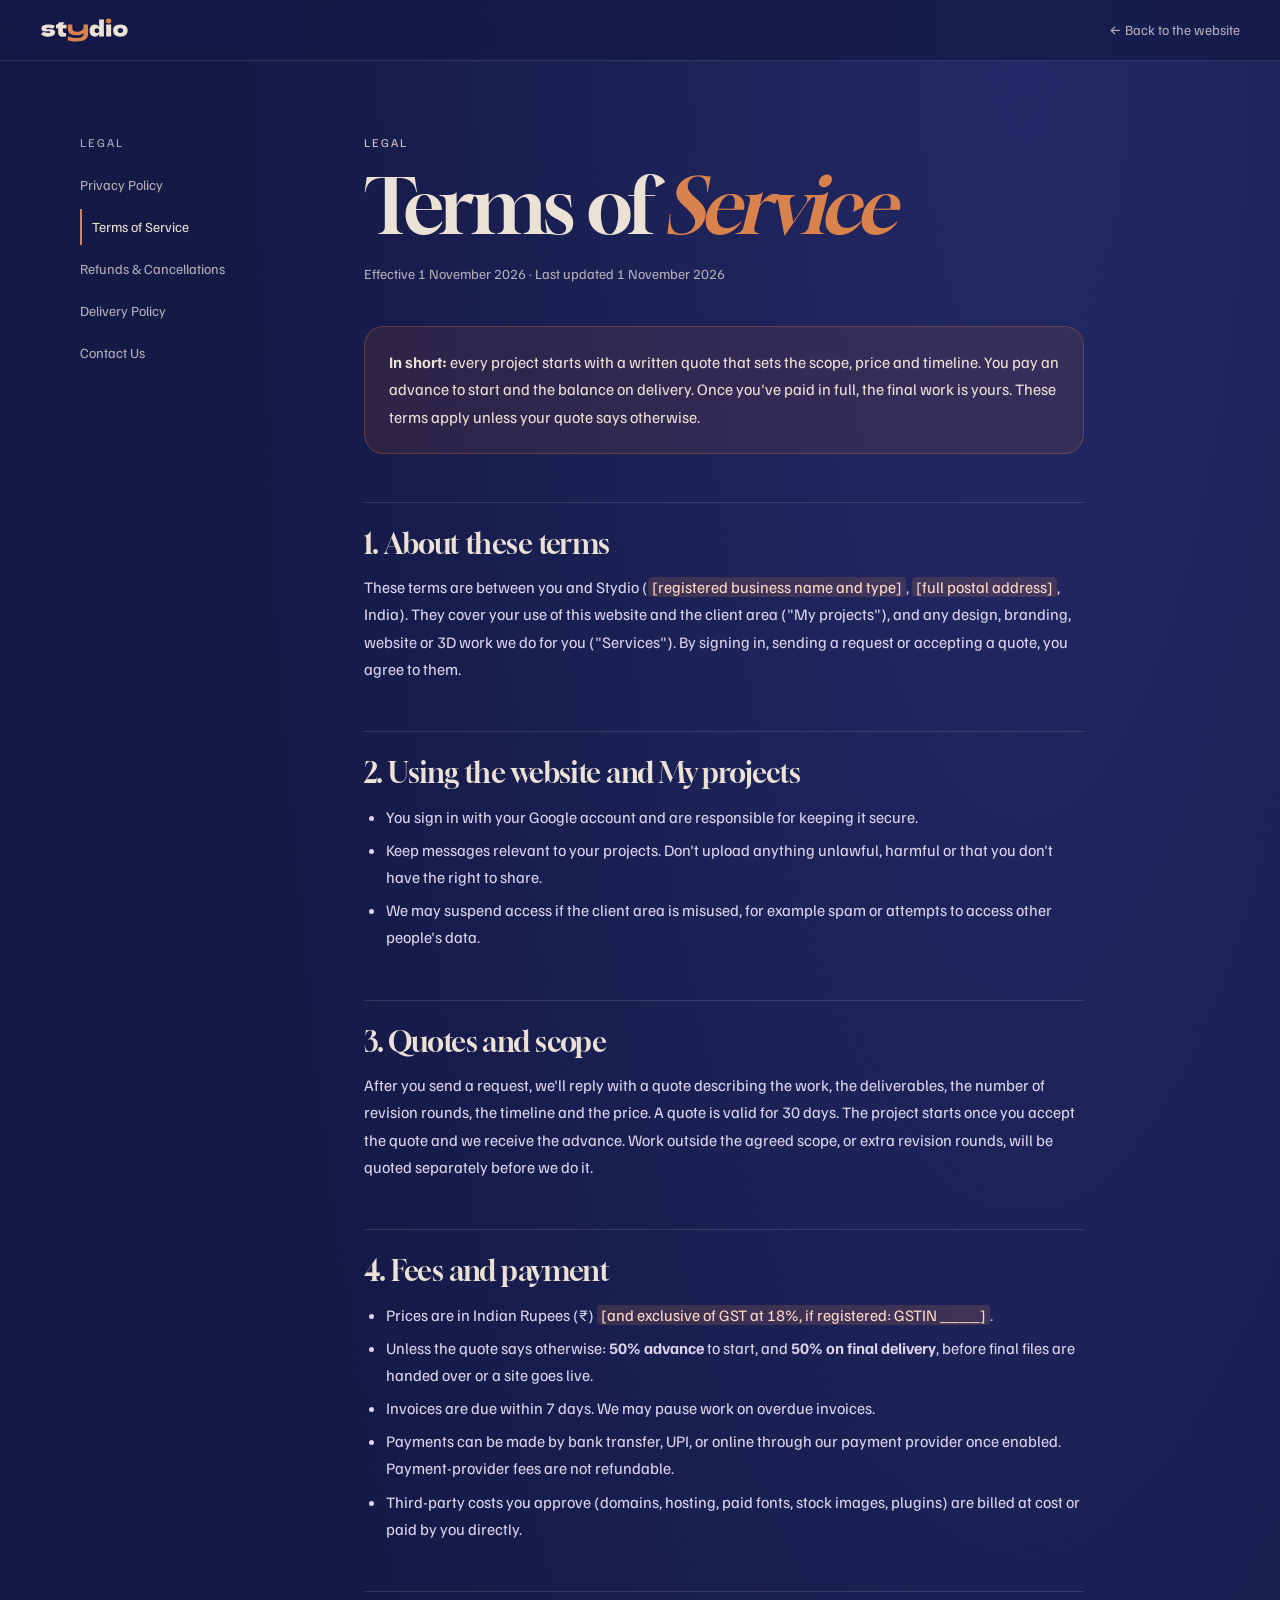
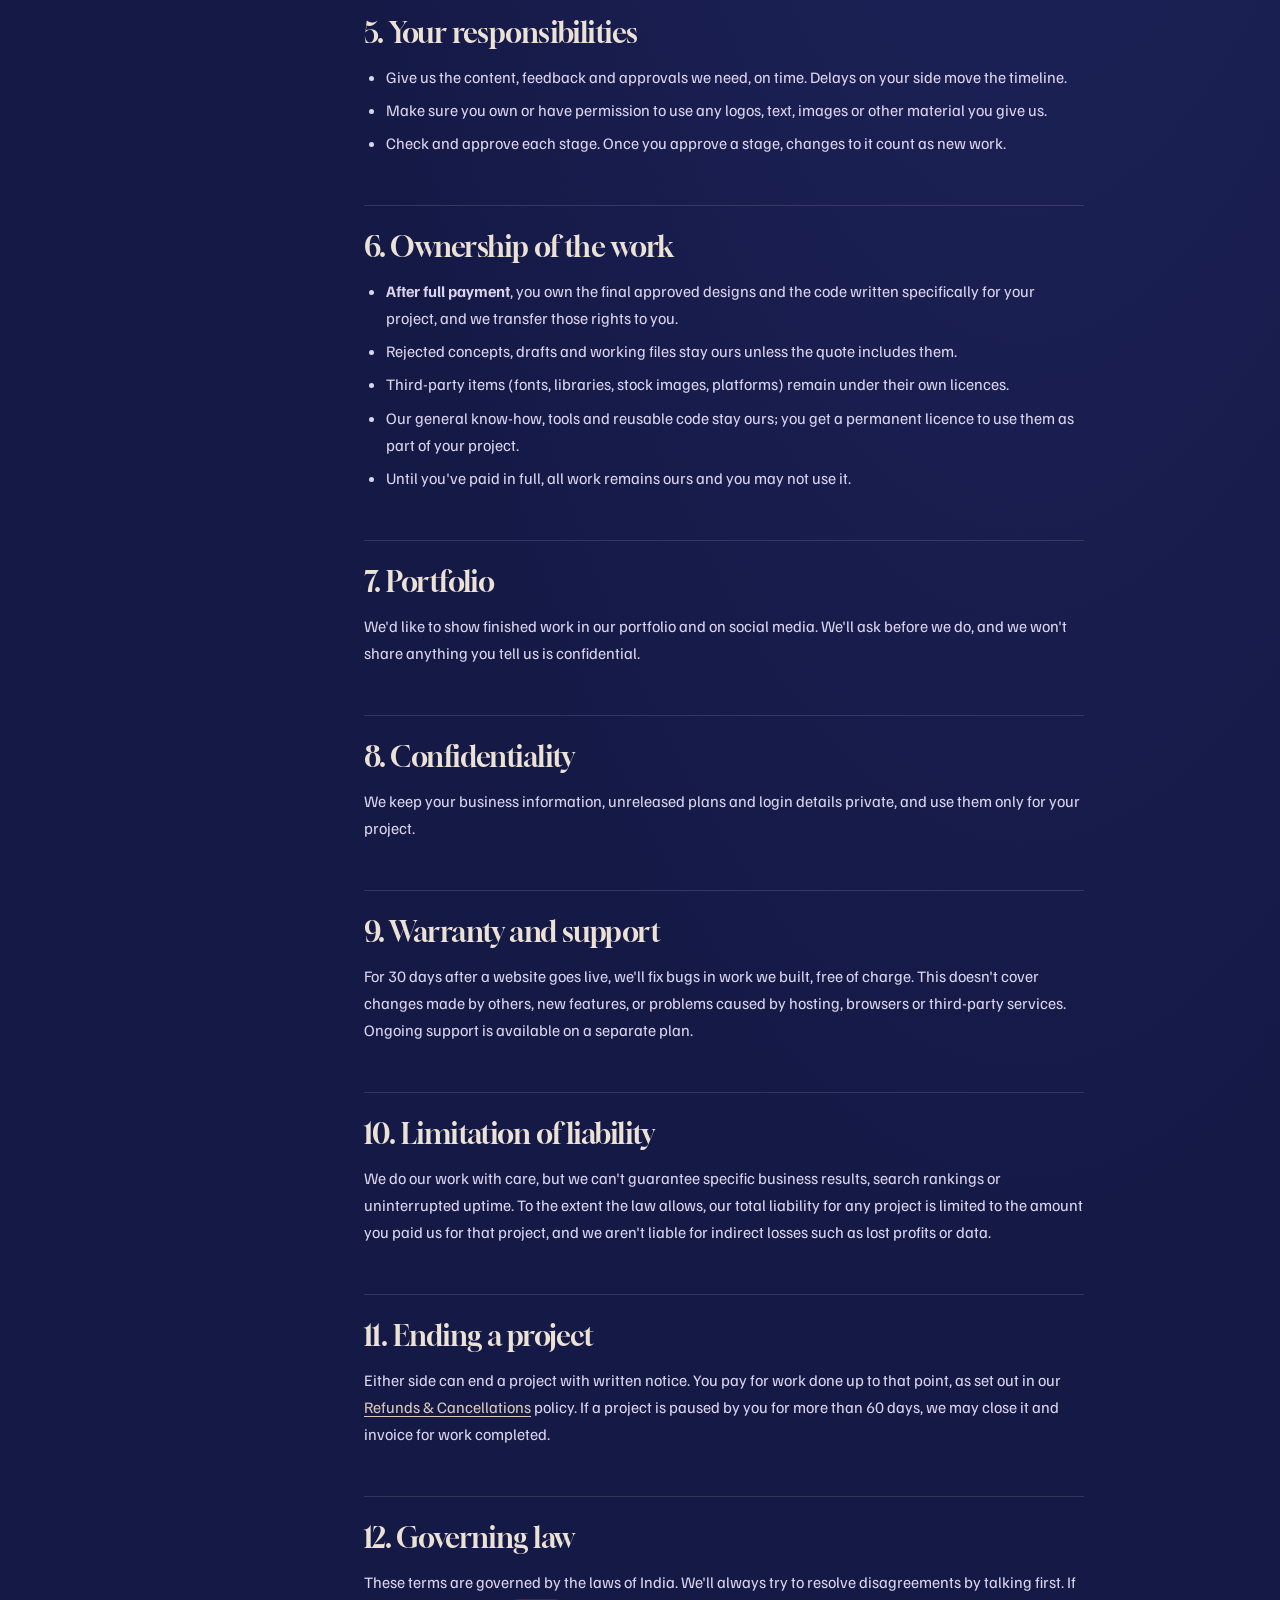
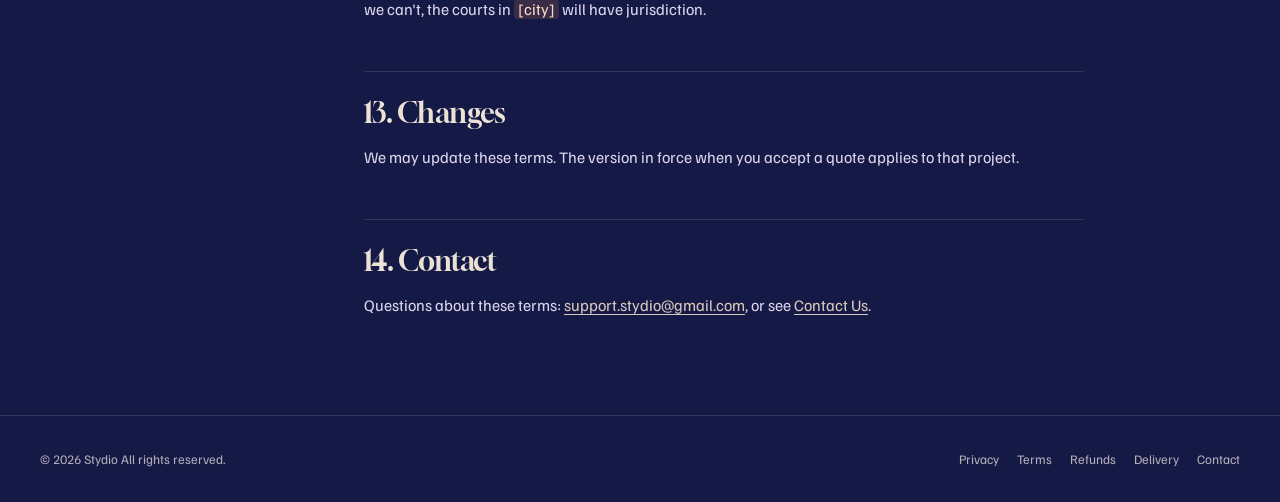
<file: terms.html>
<!doctype html>
<html lang="en">
<head>
<meta charset="utf-8">
<meta name="viewport" content="width=device-width, initial-scale=1">
<title>Terms of Service · Stydio</title>
<meta name="description" content="The terms for working with Stydio and using this website.">
<link rel="preconnect" href="https://fonts.googleapis.com">
<link rel="preconnect" href="https://fonts.gstatic.com" crossorigin>
<link href="https://fonts.googleapis.com/css2?family=Gloock&family=Familjen+Grotesk:ital,wght@0,400..700;1,400..700&display=swap" rel="stylesheet">
<!-- the logo's & is Fraunces italic; only that one glyph is loaded -->
<link href="https://fonts.googleapis.com/css2?family=Fraunces:ital,opsz,wght@1,9..144,400&text=%26&display=swap" rel="stylesheet">
<link rel="stylesheet" href="css/legal.css?v=20261113110417">
<link rel="icon" type="image/svg+xml" href="favicon.svg?v=20261113110417">
</head>
<body>
<header class="top">
  <a href="./" class="brand" aria-label="Stydio home"><svg class="wm" viewBox="-20 -850 4093.2 1106.4" width="4093.2" height="1106.4" aria-hidden="true"><path fill="currentColor" d="M363 10Q279 10 192.5-13.5Q106-37 30-85L30-85L135-228Q181-195 246-176.5Q311-158 358-158L358-158Q403-158 427.5-170.5Q452-183 452-203L452-203Q452-219 440-228Q428-237 407-237L407-237Q394-237 377.5-236Q361-235 351-234L351-234Q299-228 244-228L244-228Q155-228 99.5-261.5Q44-295 44-371L44-371Q44-459 127-507.5Q210-556 371-556L371-556Q450-556 530.5-533.5Q611-511 673-466L673-466L558-350Q501-380 451.5-392.5Q402-405 352-405L352-405Q317-405 292-391Q267-377 267-359L267-359Q267-345 277.5-337Q288-329 305-329L305-329Q322-329 352-332L352-332Q425-337 461-337L461-337Q565-337 622-302Q679-267 679-195L679-195Q679-87 595-38.5Q511 10 363 10L363 10ZM1202-544L1202-367Q1110-373 1034-376L1034-376L1033-270Q1033-216 1056.5-185.5Q1080-155 1140-155L1140-155Q1163-155 1184-159L1184-159Q1180-122 1180-84L1180-84Q1180-66 1182-2L1182-2Q1138 6 1108 8Q1078 10 1030 10L1030 10Q913 10 864.5-46.5Q816-103 816-204L816-204L817-373Q770-371 719-367L719-367L719-544Q771-544 807-577Q843-610 850-656L850-656L1122-656Q1071-586 1009-544L1009-544L1202-544ZM2929.2-778Q2923.2-592 2923.2-389L2923.2-389Q2923.2-188 2929.2 0L2929.2 0L2703.2 0L2706.2-120Q2677.2-53 2622.2-21.5Q2567.2 10 2492.2 10L2492.2 10Q2427.2 10 2375.2-27Q2323.2-64 2294.2-127.5Q2265.2-191 2265.2-267L2265.2-267Q2265.2-342 2294.2-408.5Q2323.2-475 2375.7-515.5Q2428.2-556 2495.2-556L2495.2-556Q2573.2-556 2628.7-523.5Q2684.2-491 2711.2-423L2711.2-423Q2711.2-480 2707.2-606L2707.2-606Q2703.2-728 2703.2-778L2703.2-778L2929.2-778ZM2597.2-158Q2646.2-158 2677.2-185.5Q2708.2-213 2708.2-273L2708.2-273Q2708.2-326 2677.2-351Q2646.2-376 2599.2-376L2599.2-376Q2554.2-376 2523.7-347.5Q2493.2-319 2493.2-273L2493.2-273Q2493.2-222 2521.2-190Q2549.2-158 2597.2-158L2597.2-158ZM3265.2 0L3027.2 0Q3034.2-161 3034.2-266L3034.2-266Q3034.2-391 3026.2-546L3026.2-546L3266.2-546Q3258.2-397 3258.2-266L3258.2-266Q3258.2-156 3265.2 0L3265.2 0ZM3679.2 10Q3508.2 10 3427.7-68.5Q3347.2-147 3347.2-275L3347.2-275Q3347.2-400 3427.7-478Q3508.2-556 3679.2-556L3679.2-556Q3794.2-556 3871.7-518.5Q3949.2-481 3986.2-417.5Q4023.2-354 4023.2-275L4023.2-275Q4023.2-146 3937.7-68Q3852.2 10 3679.2 10L3679.2 10ZM3683.2-160Q3748.2-160 3780.2-191Q3812.2-222 3812.2-274L3812.2-274Q3812.2-323 3780.2-354.5Q3748.2-386 3683.2-386L3683.2-386Q3618.2-386 3588.2-355Q3558.2-324 3558.2-274L3558.2-274Q3558.2-222 3588.2-191Q3618.2-160 3683.2-160L3683.2-160Z"/><path style="fill:var(--tangerine,#D9824E)" d="M2195.5-556L2195.5-80.9Q2195.5-5.6 2158.5 53.3Q2121.4 112.3 2053.2 153.0Q1984.9 193.7 1888.1 215.1Q1791.2 236.4 1671.0 236.4L1671.0 236.4Q1618.2 236.4 1560.1 232.2Q1502.0 228.0 1446.7 220.4Q1391.3 212.8 1343.1 203.0Q1294.8 193.2 1261.6 181.4L1261.6 181.4L1261.6-1.7Q1297.6 13.4 1341.6 26.9Q1385.7 40.4 1437.4 50.8Q1489.1 61.2 1548.3 67.1Q1607.6 73.0 1673.8 73.0L1673.8 73.0Q1736.2 73.0 1783.6 65.7Q1831.1 58.4 1865.9 46.0Q1900.7 33.7 1923.7 17.7Q1946.8 1.7 1960.8-15.5Q1974.8-32.6 1980.7-49.4Q1986.6-66.3 1986.6-80.9L1986.6-80.9L1986.6-148.8Q1929.3-106.7 1850.2-79.5Q1771.0-52.3 1669.9-52.3L1669.9-52.3Q1552.5-52.3 1474.2-75.0Q1395.8-97.7 1348.7-140.7Q1301.5-183.7 1281.6-245.4Q1261.6-307.2 1261.6-384.7L1261.6-384.7L1261.6-556L1471.1-556L1471.1-405.5Q1471.1-360.0 1483.2-324.6Q1495.2-289.2 1521.4-265.4Q1547.5-241.5 1589.0-229.2Q1630.6-216.8 1689.5-216.8L1689.5-216.8Q1739.5-216.8 1784.2-229.2Q1828.8-241.5 1866.4-261.7Q1904.1-281.9 1934.4-307.8Q1964.7-333.6 1986.6-360.6L1986.6-360.6L1986.6-556L2195.5-556ZM3143.2-605Q3080.2-605 3049.7-636Q3019.2-667 3019.2-717L3019.2-717Q3019.2-766 3049.7-798Q3080.2-830 3143.2-830L3143.2-830Q3203.2-830 3235.2-797.5Q3267.2-765 3267.2-717L3267.2-717Q3267.2-667 3236.2-636Q3205.2-605 3143.2-605L3143.2-605Z"/></svg></a>
  <a href="./" class="back">← Back to the website</a>
</header>

<main class="legal">
  <nav aria-label="Legal pages">
    <p>Legal</p>
    <a href="privacy.html">Privacy Policy</a>
    <a href="terms.html" aria-current="page">Terms of Service</a>
    <a href="refunds.html">Refunds &amp; Cancellations</a>
    <a href="delivery.html">Delivery Policy</a>
    <a href="contact.html">Contact Us</a>
  </nav>

  <article>
    <p class="eyebrow">Legal</p>
    <h1>Terms of <em>Service</em></h1>
    <p class="meta">Effective 1 November 2026 · Last updated 1 November 2026</p>

    <div class="summary">
      <b>In short:</b> every project starts with a written quote that sets the scope, price and timeline. You pay an advance to
      start and the balance on delivery. Once you've paid in full, the final work is yours. These terms apply unless your quote
      says otherwise.
    </div>

    <h2>1. About these terms</h2>
    <p>These terms are between you and Stydio (<span class="fill">[registered business name and type]</span>, <span class="fill">[full postal address]</span>, India).
      They cover your use of this website and the client area ("My projects"), and any design, branding, website or 3D work
      we do for you ("Services"). By signing in, sending a request or accepting a quote, you agree to them.</p>

    <h2>2. Using the website and My projects</h2>
    <ul>
      <li>You sign in with your Google account and are responsible for keeping it secure.</li>
      <li>Keep messages relevant to your projects. Don't upload anything unlawful, harmful or that you don't have the right to share.</li>
      <li>We may suspend access if the client area is misused, for example spam or attempts to access other people's data.</li>
    </ul>

    <h2>3. Quotes and scope</h2>
    <p>After you send a request, we'll reply with a quote describing the work, the deliverables, the number of revision rounds,
      the timeline and the price. A quote is valid for 30 days. The project starts once you accept the quote and we receive the
      advance. Work outside the agreed scope, or extra revision rounds, will be quoted separately before we do it.</p>

    <h2>4. Fees and payment</h2>
    <ul>
      <li>Prices are in Indian Rupees (₹) <span class="fill">[and exclusive of GST at 18%, if registered: GSTIN ____]</span>.</li>
      <li>Unless the quote says otherwise: <b>50% advance</b> to start, and <b>50% on final delivery</b>, before final files are handed over or a site goes live.</li>
      <li>Invoices are due within 7 days. We may pause work on overdue invoices.</li>
      <li>Payments can be made by bank transfer, UPI, or online through our payment provider once enabled. Payment-provider fees are not refundable.</li>
      <li>Third-party costs you approve (domains, hosting, paid fonts, stock images, plugins) are billed at cost or paid by you directly.</li>
    </ul>

    <h2>5. Your responsibilities</h2>
    <ul>
      <li>Give us the content, feedback and approvals we need, on time. Delays on your side move the timeline.</li>
      <li>Make sure you own or have permission to use any logos, text, images or other material you give us.</li>
      <li>Check and approve each stage. Once you approve a stage, changes to it count as new work.</li>
    </ul>

    <h2>6. Ownership of the work</h2>
    <ul>
      <li><b>After full payment</b>, you own the final approved designs and the code written specifically for your project, and we transfer those rights to you.</li>
      <li>Rejected concepts, drafts and working files stay ours unless the quote includes them.</li>
      <li>Third-party items (fonts, libraries, stock images, platforms) remain under their own licences.</li>
      <li>Our general know-how, tools and reusable code stay ours; you get a permanent licence to use them as part of your project.</li>
      <li>Until you've paid in full, all work remains ours and you may not use it.</li>
    </ul>

    <h2>7. Portfolio</h2>
    <p>We'd like to show finished work in our portfolio and on social media. We'll ask before we do, and we won't share anything
      you tell us is confidential.</p>

    <h2>8. Confidentiality</h2>
    <p>We keep your business information, unreleased plans and login details private, and use them only for your project.</p>

    <h2>9. Warranty and support</h2>
    <p>For 30 days after a website goes live, we'll fix bugs in work we built, free of charge. This doesn't cover changes made
      by others, new features, or problems caused by hosting, browsers or third-party services. Ongoing support is available
      on a separate plan.</p>

    <h2>10. Limitation of liability</h2>
    <p>We do our work with care, but we can't guarantee specific business results, search rankings or uninterrupted uptime.
      To the extent the law allows, our total liability for any project is limited to the amount you paid us for that project,
      and we aren't liable for indirect losses such as lost profits or data.</p>

    <h2>11. Ending a project</h2>
    <p>Either side can end a project with written notice. You pay for work done up to that point, as set out in our
      <a href="refunds.html">Refunds &amp; Cancellations</a> policy. If a project is paused by you for more than 60 days, we may
      close it and invoice for work completed.</p>

    <h2>12. Governing law</h2>
    <p>These terms are governed by the laws of India. We'll always try to resolve disagreements by talking first. If we can't,
      the courts in <span class="fill">[city]</span> will have jurisdiction.</p>

    <h2>13. Changes</h2>
    <p>We may update these terms. The version in force when you accept a quote applies to that project.</p>

    <h2>14. Contact</h2>
    <p>Questions about these terms: <a href="mailto:support.stydio@gmail.com">support.stydio@gmail.com</a>, or see <a href="contact.html">Contact Us</a>.</p>
  </article>
</main>

<footer>
  <span>© 2026 Stydio All rights reserved.</span>
  <nav aria-label="Legal"><a href="privacy.html">Privacy</a><a href="terms.html">Terms</a><a href="refunds.html">Refunds</a><a href="delivery.html">Delivery</a><a href="contact.html">Contact</a></nav>
</footer>
</body>
</html>
</file>
<file: css/legal.css>
/* Legal pages: same palette and type as the homepage, built for long reading */
:root {
  --night: #151946; --night-2: #1C2156; --aubergine: #232966;
  --lilac: #EBE1D5; --lavender: #D8C7BA; --violet: #C0622E; --tangerine: #D9824E;
  --muted: #B4AEB8; --line: rgba(235,225,213,.14);
  --serif: "Gloock", Georgia, serif; --sans: "Familjen Grotesk", system-ui, sans-serif; --mono: "Familjen Grotesk", system-ui, sans-serif; /* labels: spaced capitals in the body font */
}
* { box-sizing: border-box; margin: 0; padding: 0; }
body { background: radial-gradient(ellipse at 80% 0%, #232966 0%, var(--night) 55%) no-repeat, var(--night); color: var(--lilac); font-family: var(--sans); -webkit-font-smoothing: antialiased; line-height: 1.7; }
a { color: var(--lavender); text-underline-offset: 3px; }
a:hover { color: var(--tangerine); }
.amp { font-family: var(--serif); font-style: italic; color: var(--tangerine); }

.top { position: sticky; top: 0; z-index: 5; display: flex; justify-content: space-between; align-items: center; gap: 16px; padding: 18px clamp(16px, 4vw, 40px); background: rgba(21,25,70,.7); backdrop-filter: blur(14px); border-bottom: 1px solid var(--line); }
.brand { display: flex; align-items: center; gap: 10px; font-family: var(--serif); font-size: 20px; font-weight: 500; letter-spacing: -.02em; color: var(--lilac); text-decoration: none; }
.brand svg { width: 40px; height: 30px; }
.brand svg.wm { width: auto; height: 24px; aspect-ratio: 3.7; }
.top .back { font-size: 14px; color: var(--muted); text-decoration: none; }

.legal { width: min(1120px, 100% - 32px); margin: 0 auto; padding: 72px 0 96px; display: grid; grid-template-columns: 220px minmax(0, 1fr); gap: 64px; }
.legal nav { position: sticky; top: 100px; align-self: start; display: grid; gap: 6px; font-size: 14px; }
.legal nav p { font-family: var(--mono); font-size: 12px; letter-spacing: .16em; text-transform: uppercase; color: var(--muted); margin-bottom: 8px; }
.legal nav a { color: var(--muted); text-decoration: none; padding: 6px 0; }
.legal nav a:hover, .legal nav a[aria-current="page"] { color: var(--lilac); }
.legal nav a[aria-current="page"] { box-shadow: inset 2px 0 0 var(--tangerine); padding-left: 12px; }

article { max-width: 720px; }
.eyebrow { font-family: var(--mono); font-size: 12px; letter-spacing: .16em; text-transform: uppercase; color: var(--lavender); }
article h1 { font-family: var(--serif); font-weight: 300; font-size: clamp(44px, 6vw, 80px); line-height: .95; letter-spacing: -.04em; margin: 16px 0 20px; }
article h1 em { font-style: italic; color: var(--tangerine); }
.meta { color: var(--muted); font-size: 14px; margin-bottom: 40px; }
.summary { background: rgba(192,98,46,.12); border: 1px solid rgba(196,106,56,.35); border-radius: 20px; padding: 22px 24px; margin-bottom: 48px; }
.summary b { color: var(--lilac); }
article h2 { font-family: var(--serif); font-weight: 400; font-size: 28px; letter-spacing: -.02em; line-height: 1.2; margin: 48px 0 14px; padding-top: 24px; border-top: 1px solid var(--line); }
article h3 { font-size: 16px; font-weight: 500; margin: 24px 0 8px; }
article p, article li { color: #DCD4EC; }
article p + p { margin-top: 12px; }
article ul, article ol { padding-left: 22px; margin: 10px 0; display: grid; gap: 6px; }
article table { width: 100%; border-collapse: collapse; margin: 16px 0; font-size: 15px; }
article th, article td { text-align: left; padding: 12px 14px; border-bottom: 1px solid var(--line); vertical-align: top; }
article th { font-weight: 500; color: var(--lavender); font-size: 13px; }
.card { display: grid; gap: 4px; background: var(--night-2); border: 1px solid var(--line); border-radius: 20px; padding: 24px; margin: 16px 0; }
.card b { font-family: var(--serif); font-weight: 500; font-size: 20px; }
/* Details the studio still has to fill in. Remove the class once each one is real. */
.fill { background: rgba(217,130,78,.18); color: #FFD9C6; border-radius: 4px; padding: 0 4px; }

footer { border-top: 1px solid var(--line); padding: 32px clamp(16px, 4vw, 40px); display: flex; flex-wrap: wrap; justify-content: space-between; gap: 16px; font-size: 13px; color: var(--muted); }
footer nav { display: flex; flex-wrap: wrap; gap: 18px; }
footer a { color: var(--muted); text-decoration: none; }

@media (max-width: 820px) {
  .legal { grid-template-columns: 1fr; gap: 24px; padding-top: 40px; }
  .legal nav { position: static; grid-auto-flow: column; overflow-x: auto; gap: 18px; padding-bottom: 8px; border-bottom: 1px solid var(--line); scrollbar-width: none; }
  .legal nav::-webkit-scrollbar { display: none; }
  .legal nav p { display: none; }
  .legal nav a { white-space: nowrap; }
  .legal nav a[aria-current="page"] { box-shadow: inset 0 -2px 0 var(--tangerine); padding-left: 0; }
}
</file>
